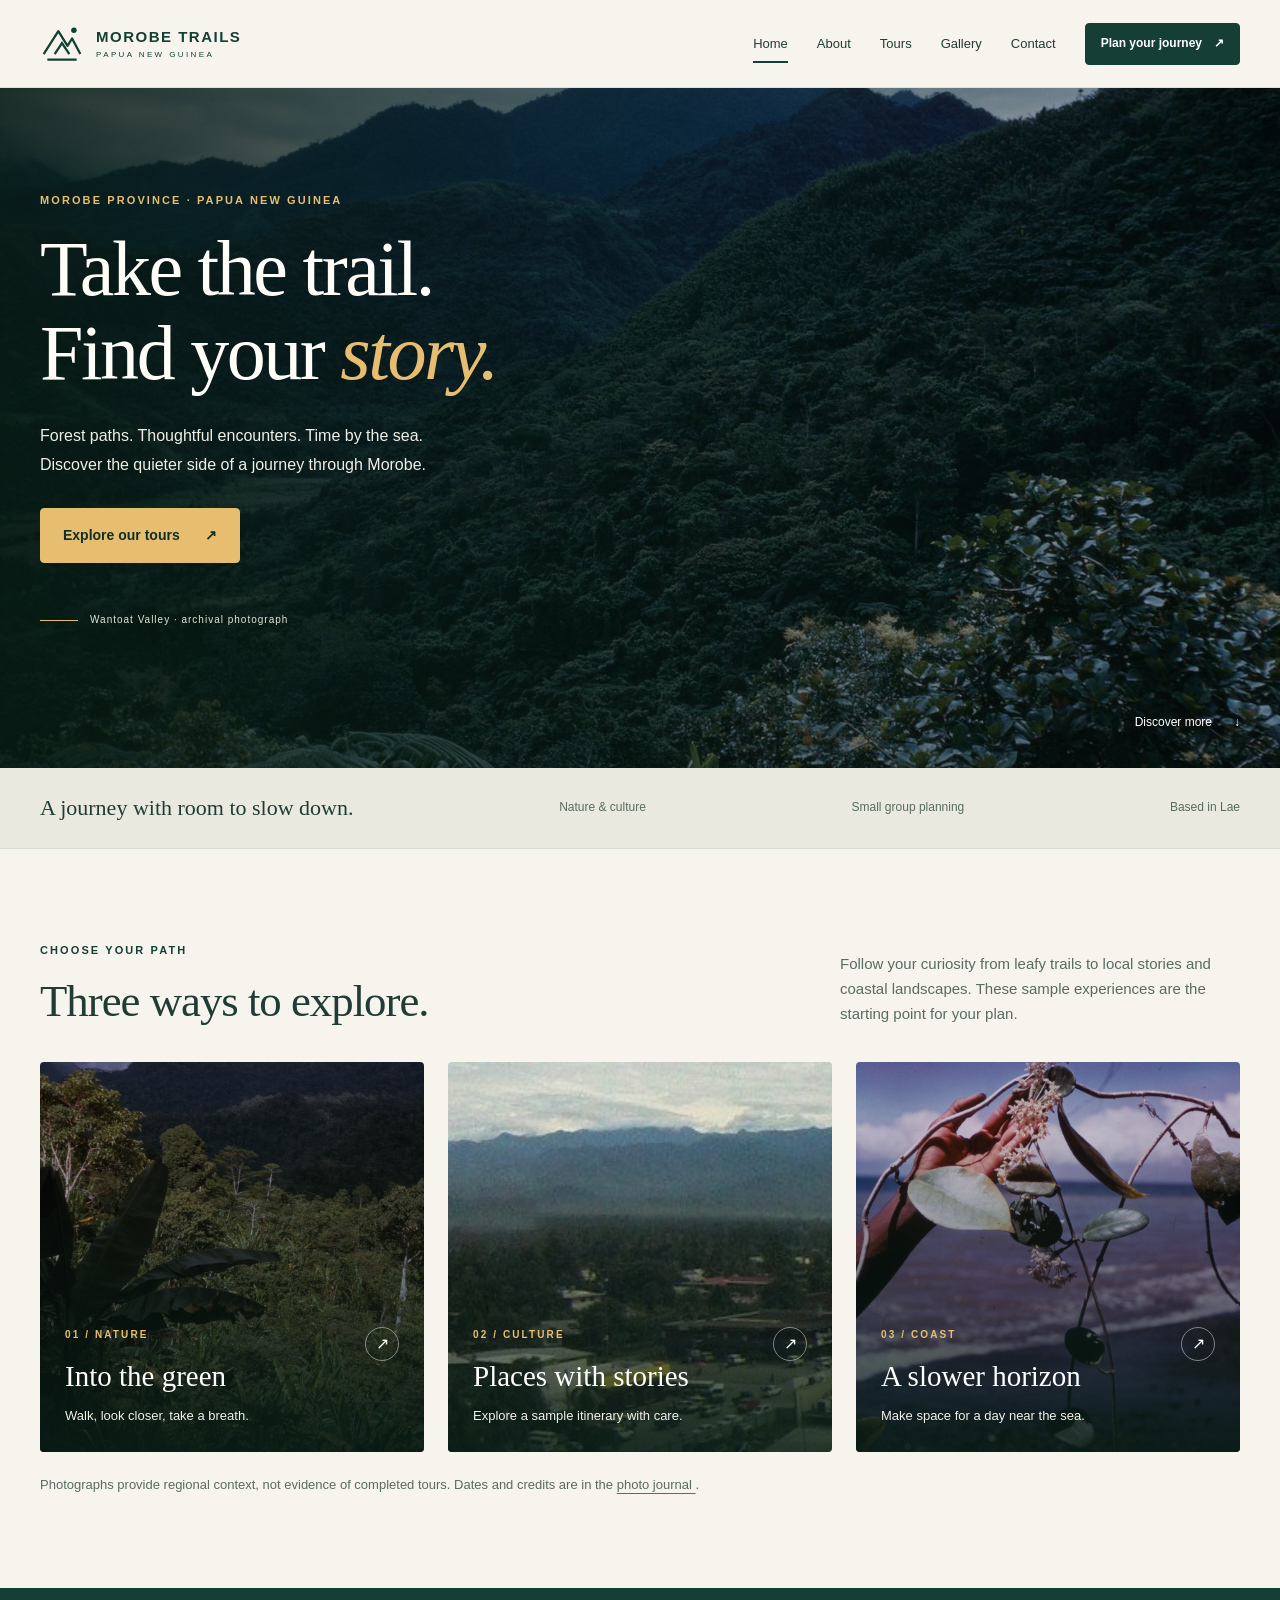
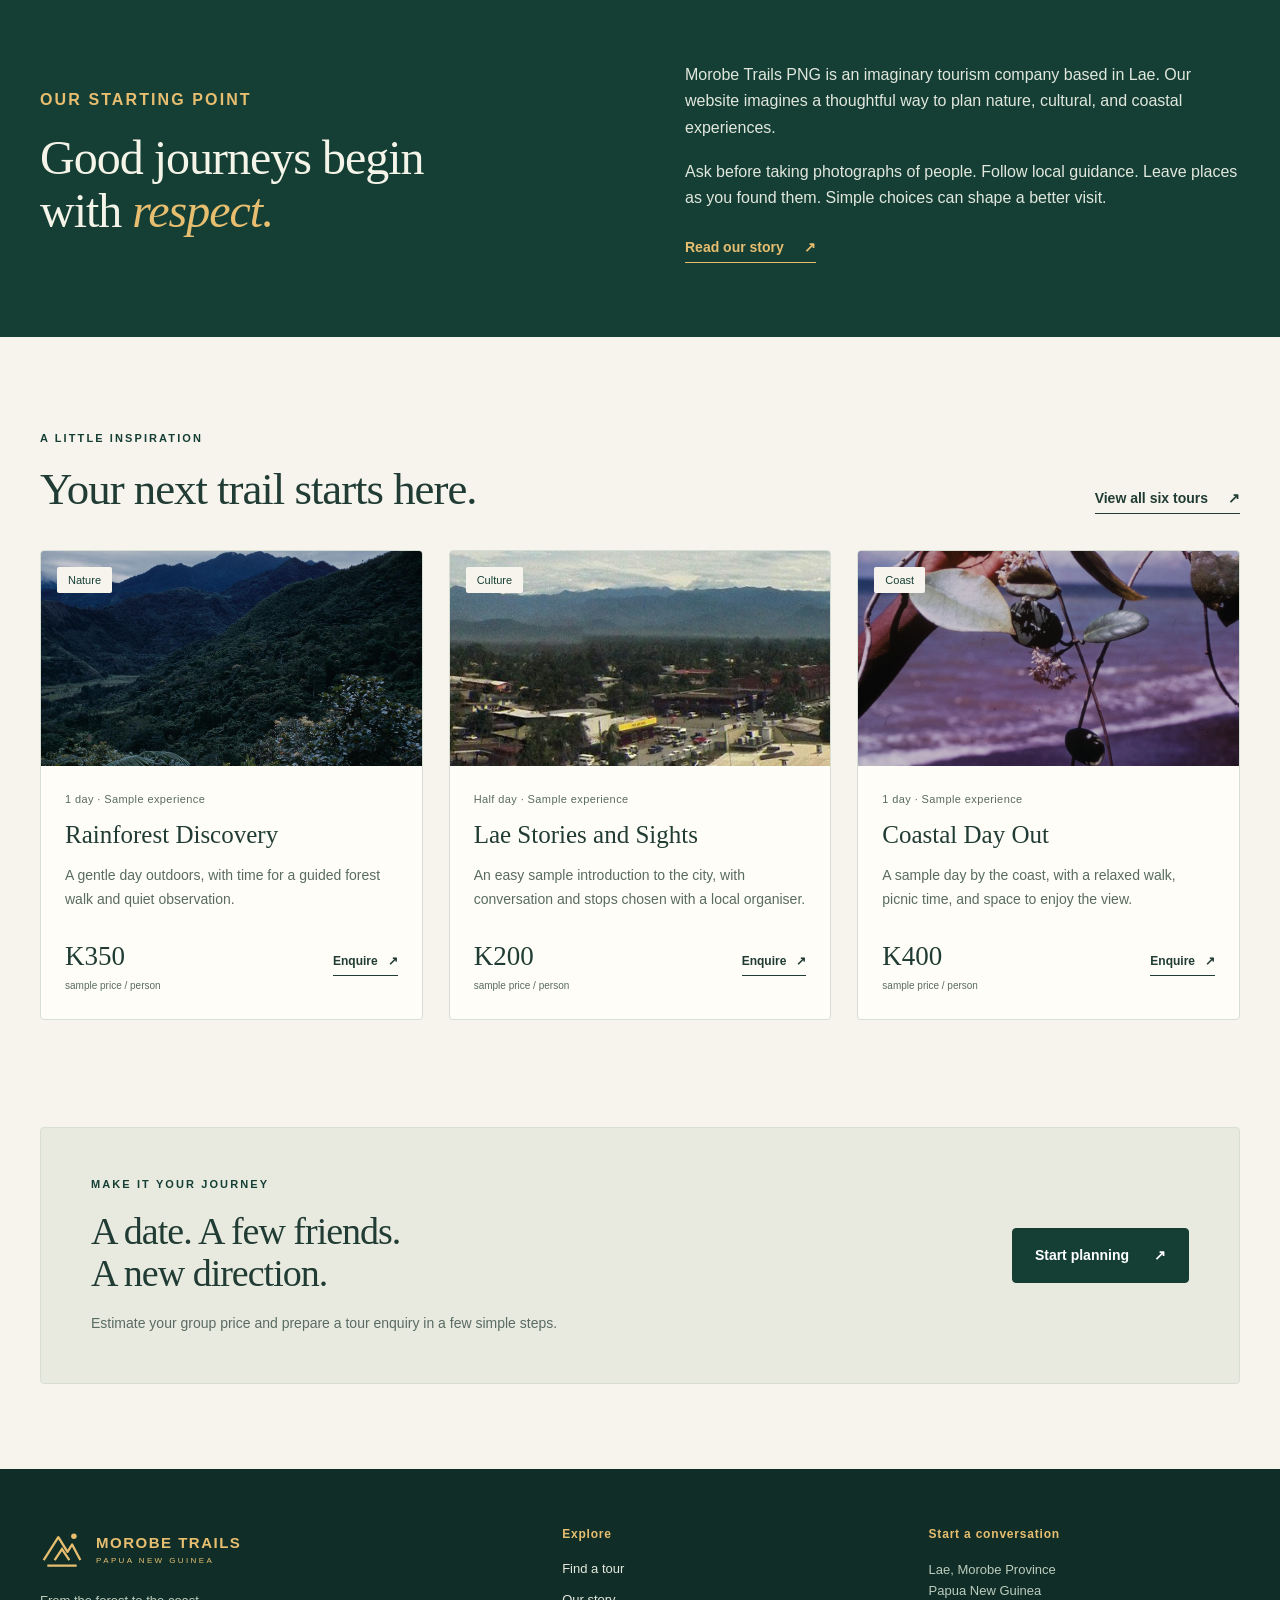
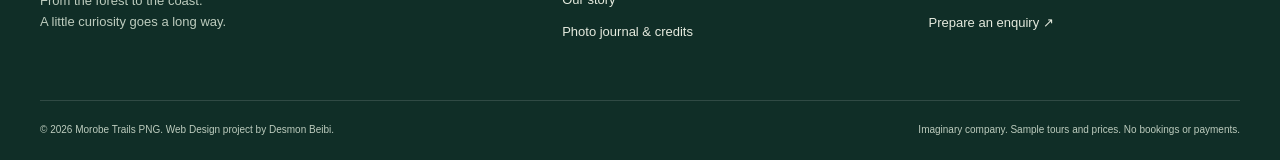
<file: index.html>
<!DOCTYPE html>
<html lang="en">
  <head>
    <meta charset="utf-8">
    <meta name="viewport" content="width=device-width, initial-scale=1">
    <meta name="description" content="Explore the fictional tour concepts of Morobe Trails PNG, a Lae-based tourism company created for a Web Design project.">
    <title>
      Home | Morobe Trails PNG
    </title>
    <link rel="icon" href="assets/images/favicon.svg" type="image/svg+xml">
    <link rel="stylesheet" href="assets/css/style.css">
    <script defer src="assets/js/tours.js">
    </script>
    <script defer src="assets/js/core.js">
    </script>
    <script defer src="assets/js/main.js">
    </script>
  </head>
  <body>
    <a class="skip-link" href="#main">
      Skip to content
    </a>
    <header class="site-header">
      <div class="container header-inner">
        <a class="brand" href="index.html" aria-label="Morobe Trails PNG home">
          <svg viewBox="0 0 48 48" fill="none" aria-hidden="true">
            <path d="M4 35 20 10l10 16 5-8 9 17" stroke="currentColor" stroke-width="2.5" stroke-linejoin="round"/>
            <path d="m16 35 8-12 8 12M8 41h32" stroke="currentColor" stroke-width="2.5"/>
            <circle cx="37" cy="9" r="3" fill="currentColor"/>
          </svg>
          <span>
            MOROBE TRAILS
            <small>
              PAPUA NEW GUINEA
            </small>
          </span>
        </a>
        <button class="menu-toggle" type="button" aria-expanded="false" aria-controls="site-nav" hidden>
          Menu
          <span aria-hidden="true">
            ☰
          </span>
        </button>
        <nav id="site-nav" class="site-nav" aria-label="Main navigation">
          <a href="index.html" aria-current="page">
            Home
          </a>
          <a href="about.html">
            About
          </a>
          <a href="tours.html">
            Tours
          </a>
          <a href="gallery.html">
            Gallery
          </a>
          <a href="contact.html">
            Contact
          </a>
          <a class="button small nav-cta" href="contact.html">
            Plan your journey
            <span aria-hidden="true">
              ↗
            </span>
          </a>
        </nav>
      </div>
    </header>
    <main id="main">
      <section class="hero">
        <img class="hero-image" src="assets/images/wantoat-rainforest.jpg" alt="Archival view of rainforest-covered mountains in Wantoat Valley, Papua New Guinea" fetchpriority="high" width="1500" height="1000">
        <div class="hero-shade">
        </div>
        <div class="container hero-content">
          <p class="eyebrow light">
            MOROBE PROVINCE · PAPUA NEW GUINEA
          </p>
          <h1>
            Take the trail.
            <br>
            Find your
            <em>
              story.
            </em>
          </h1>
          <p class="hero-intro">
            Forest paths. Thoughtful encounters. Time by the sea.
            <br>
            Discover the quieter side of a journey through Morobe.
          </p>
          <a class="button gold" href="tours.html">
            Explore our tours
            <span aria-hidden="true">
              ↗
            </span>
          </a>
          <div class="hero-caption">
            <span class="line">
            </span>
            Wantoat Valley · archival photograph
          </div>
        </div>
        <a class="hero-scroll" href="#discover">
          Discover more
          <span aria-hidden="true">
            ↓
          </span>
        </a>
      </section>
      <section class="intro-strip">
        <div class="container intro-strip-inner">
          <p>
            A journey with room to slow down.
          </p>
          <span>
            Nature &amp; culture
          </span>
          <span>
            Small group planning
          </span>
          <span>
            Based in Lae
          </span>
        </div>
      </section>
      <section id="discover" class="section container">
        <div class="section-heading">
          <div>
            <p class="eyebrow">
              CHOOSE YOUR PATH
            </p>
            <h2>
              Three ways to explore.
            </h2>
          </div>
          <p>
            Follow your curiosity from leafy trails to local stories and coastal landscapes. These sample experiences are the starting point for your plan.
          </p>
        </div>
        <div class="experience-grid">
          <a class="experience-card" href="tours.html?category=Nature">
            <img src="assets/images/saruwaged-forest.jpg" alt="Archival forest and mountain view in the Saruwaged Range" loading="lazy" width="1500" height="1000">
            <div>
              <span class="eyebrow light">
                01 / NATURE
              </span>
              <h3>
                Into the green
              </h3>
              <p>
                Walk, look closer, take a breath.
              </p>
              <span class="circle-arrow" aria-hidden="true">
                ↗
              </span>
            </div>
          </a>
          <a class="experience-card" href="tours.html?category=Culture">
            <img src="assets/images/lae-city.jpg" alt="Panoramic view of Lae city, photographed in 2014" loading="lazy" width="1500" height="1000">
            <div>
              <span class="eyebrow light">
                02 / CULTURE
              </span>
              <h3>
                Places with stories
              </h3>
              <p>
                Explore a sample itinerary with care.
              </p>
              <span class="circle-arrow" aria-hidden="true">
                ↗
              </span>
            </div>
          </a>
          <a class="experience-card" href="tours.html?category=Coast">
            <img src="assets/images/lae-coast.jpg" alt="Archival photograph recorded in Lae, Papua New Guinea" loading="lazy" width="1500" height="1000">
            <div>
              <span class="eyebrow light">
                03 / COAST
              </span>
              <h3>
                A slower horizon
              </h3>
              <p>
                Make space for a day near the sea.
              </p>
              <span class="circle-arrow" aria-hidden="true">
                ↗
              </span>
            </div>
          </a>
        </div>
        <p class="image-note">
          Photographs provide regional context, not evidence of completed tours. Dates and credits are in the
          <a href="gallery.html#credits">
            photo journal
          </a>
          .
        </p>
      </section>
      <section class="story-band">
        <div class="container story-grid">
          <div>
            <p class="eyebrow light">
              OUR STARTING POINT
            </p>
            <h2>
              Good journeys begin
              <br>
              with
              <em>
                respect.
              </em>
            </h2>
          </div>
          <div>
            <p>
              Morobe Trails PNG is an imaginary tourism company based in Lae. Our website imagines a thoughtful way to plan nature, cultural, and coastal experiences.
            </p>
            <p>
              Ask before taking photographs of people. Follow local guidance. Leave places as you found them. Simple choices can shape a better visit.
            </p>
            <a class="text-link light" href="about.html">
              Read our story
              <span aria-hidden="true">
                ↗
              </span>
            </a>
          </div>
        </div>
      </section>
      <section class="section container">
        <div class="section-heading">
          <div>
            <p class="eyebrow">
              A LITTLE INSPIRATION
            </p>
            <h2>
              Your next trail starts here.
            </h2>
          </div>
          <a class="text-link" href="tours.html">
            View all six tours
            <span aria-hidden="true">
              ↗
            </span>
          </a>
        </div>
        <div class="tour-grid" id="featured-tours">
        </div>
        <noscript>
          <p>
            Enable JavaScript to view the interactive tour cards and planning tools. You can still browse our story and photo journal.
          </p>
        </noscript>
      </section>
      <section class="cta-panel container">
        <div>
          <p class="eyebrow">
            MAKE IT YOUR JOURNEY
          </p>
          <h2>
            A date. A few friends.
            <br>
            A new direction.
          </h2>
          <p>
            Estimate your group price and prepare a tour enquiry in a few simple steps.
          </p>
        </div>
        <a class="button" href="tours.html#calculator">
          Start planning
          <span aria-hidden="true">
            ↗
          </span>
        </a>
      </section>
    </main>
    <footer class="site-footer">
      <div class="container footer-grid">
        <div>
          <a class="brand" href="index.html">
            <svg viewBox="0 0 48 48" fill="none" aria-hidden="true">
              <path d="M4 35 20 10l10 16 5-8 9 17" stroke="currentColor" stroke-width="2.5" stroke-linejoin="round"/>
              <path d="m16 35 8-12 8 12M8 41h32" stroke="currentColor" stroke-width="2.5"/>
              <circle cx="37" cy="9" r="3" fill="currentColor"/>
            </svg>
            <span>
              MOROBE TRAILS
              <small>
                PAPUA NEW GUINEA
              </small>
            </span>
          </a>
          <p>
            From the forest to the coast.
            <br>
            A little curiosity goes a long way.
          </p>
        </div>
        <div>
          <h2>
            Explore
          </h2>
          <a href="tours.html">
            Find a tour
          </a>
          <a href="about.html">
            Our story
          </a>
          <a href="gallery.html">
            Photo journal &amp; credits
          </a>
        </div>
        <div>
          <h2>
            Start a conversation
          </h2>
          <p>
            Lae, Morobe Province
            <br>
            Papua New Guinea
          </p>
          <a href="contact.html">
            Prepare an enquiry
            <span aria-hidden="true">
              ↗
            </span>
          </a>
        </div>
      </div>
      <div class="container footer-bottom">
        <p>
          © 2026 Morobe Trails PNG. Web Design project by Desmon Beibi.
        </p>
        <p>
          Imaginary company. Sample tours and prices. No bookings or payments.
        </p>
      </div>
    </footer>
  </body>
</html>
</file>
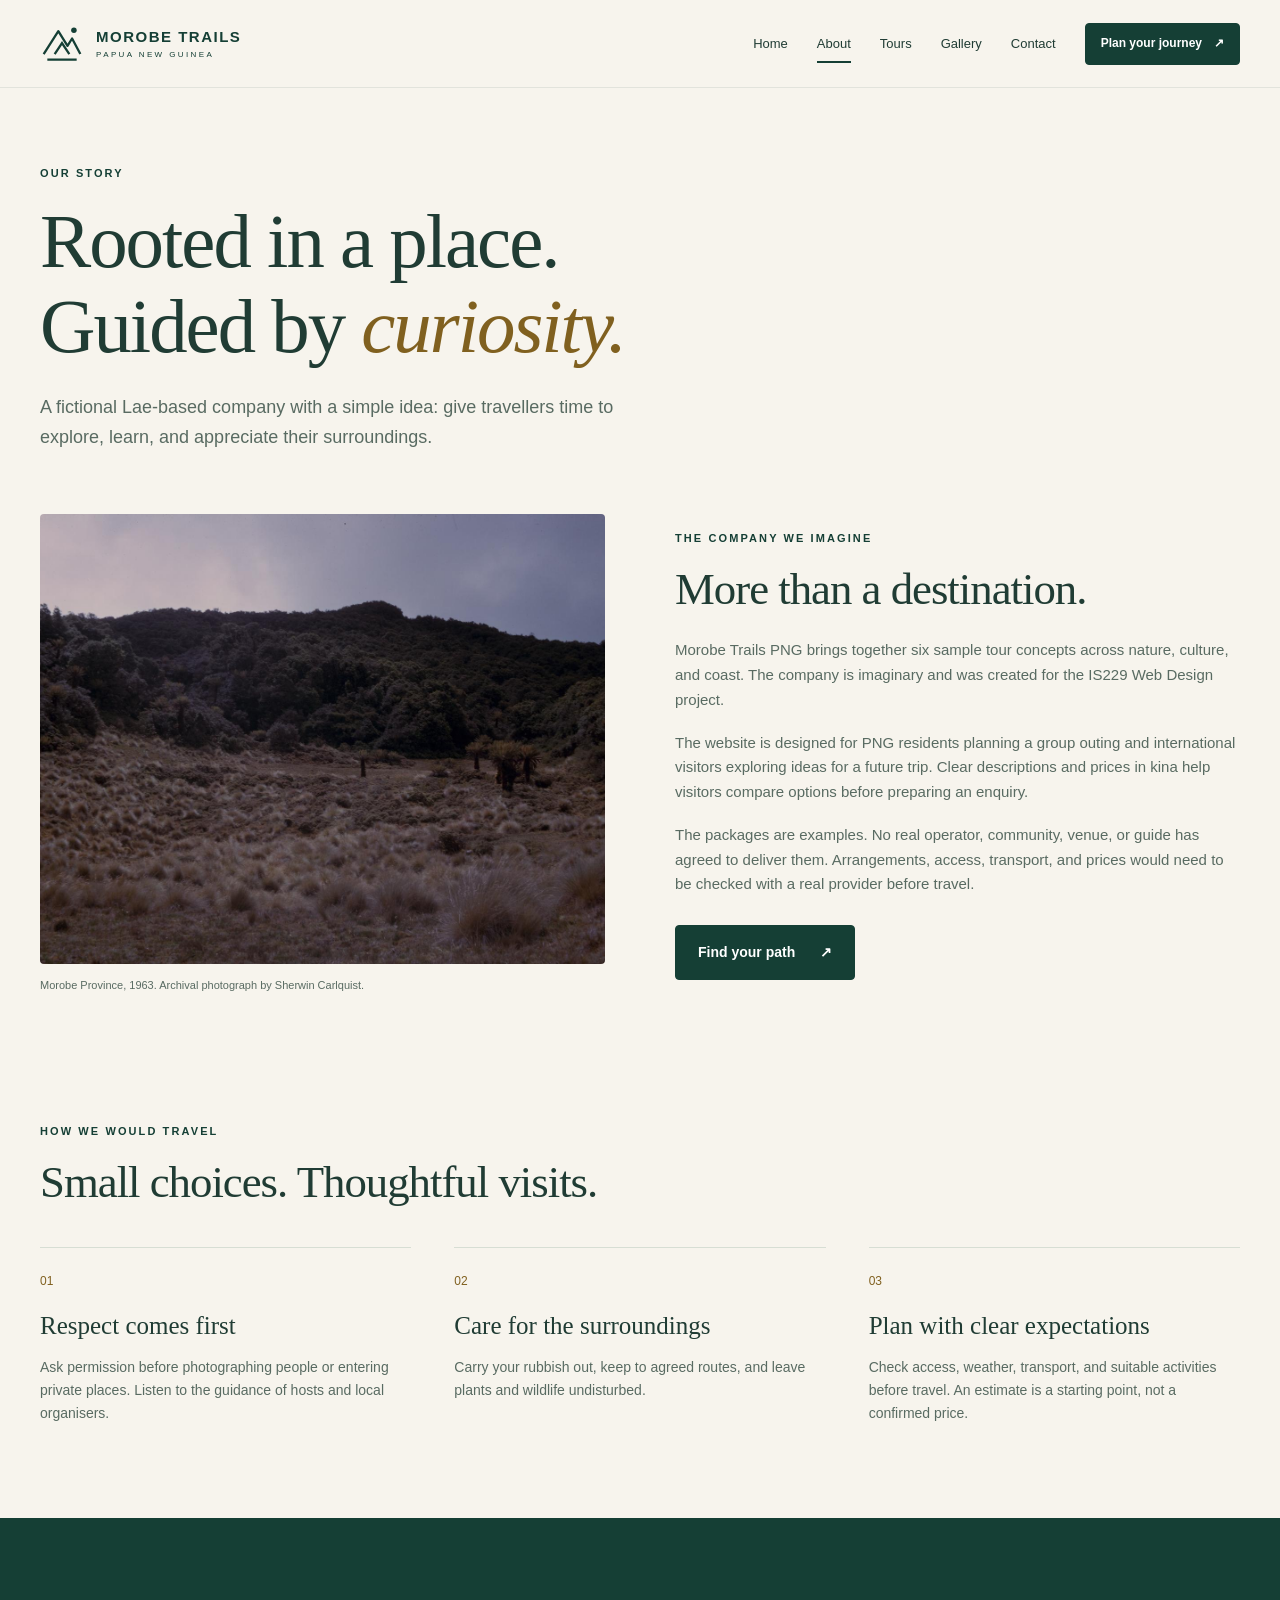
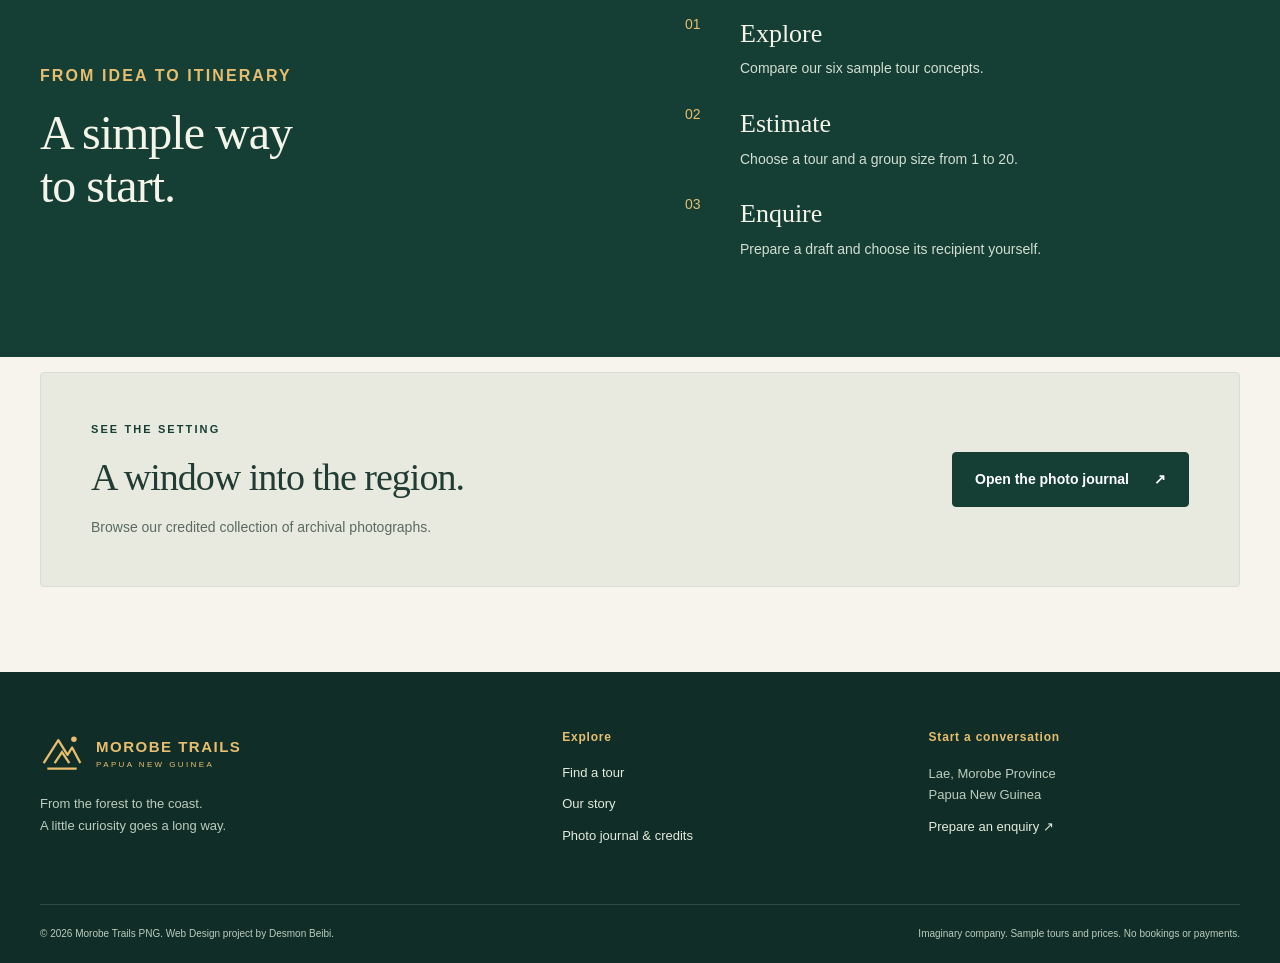
<file: about.html>
<!DOCTYPE html>
<html lang="en">
  <head>
    <meta charset="utf-8">
    <meta name="viewport" content="width=device-width, initial-scale=1">
    <meta name="description" content="Explore the fictional tour concepts of Morobe Trails PNG, a Lae-based tourism company created for a Web Design project.">
    <title>
      Our story | Morobe Trails PNG
    </title>
    <link rel="icon" href="assets/images/favicon.svg" type="image/svg+xml">
    <link rel="stylesheet" href="assets/css/style.css">
    <script defer src="assets/js/tours.js">
    </script>
    <script defer src="assets/js/core.js">
    </script>
    <script defer src="assets/js/main.js">
    </script>
  </head>
  <body>
    <a class="skip-link" href="#main">
      Skip to content
    </a>
    <header class="site-header">
      <div class="container header-inner">
        <a class="brand" href="index.html" aria-label="Morobe Trails PNG home">
          <svg viewBox="0 0 48 48" fill="none" aria-hidden="true">
            <path d="M4 35 20 10l10 16 5-8 9 17" stroke="currentColor" stroke-width="2.5" stroke-linejoin="round"/>
            <path d="m16 35 8-12 8 12M8 41h32" stroke="currentColor" stroke-width="2.5"/>
            <circle cx="37" cy="9" r="3" fill="currentColor"/>
          </svg>
          <span>
            MOROBE TRAILS
            <small>
              PAPUA NEW GUINEA
            </small>
          </span>
        </a>
        <button class="menu-toggle" type="button" aria-expanded="false" aria-controls="site-nav" hidden>
          Menu
          <span aria-hidden="true">
            ☰
          </span>
        </button>
        <nav id="site-nav" class="site-nav" aria-label="Main navigation">
          <a href="index.html">
            Home
          </a>
          <a href="about.html" aria-current="page">
            About
          </a>
          <a href="tours.html">
            Tours
          </a>
          <a href="gallery.html">
            Gallery
          </a>
          <a href="contact.html">
            Contact
          </a>
          <a class="button small nav-cta" href="contact.html">
            Plan your journey
            <span aria-hidden="true">
              ↗
            </span>
          </a>
        </nav>
      </div>
    </header>
    <main id="main">
      <section class="page-intro container">
        <p class="eyebrow">
          OUR STORY
        </p>
        <h1>
          Rooted in a place.
          <br>
          Guided by
          <em>
            curiosity.
          </em>
        </h1>
        <p class="lead">
          A fictional Lae-based company with a simple idea: give travellers time to explore, learn, and appreciate their surroundings.
        </p>
      </section>
      <section class="container split-section">
        <figure class="editorial-photo">
          <img src="assets/images/morobe-landscape.jpg" alt="Archival photograph of a grassy, forested landscape in Morobe Province" width="1500" height="1000">
          <figcaption>
            Morobe Province, 1963. Archival photograph by Sherwin Carlquist.
          </figcaption>
        </figure>
        <div class="prose">
          <p class="eyebrow">
            THE COMPANY WE IMAGINE
          </p>
          <h2>
            More than a destination.
          </h2>
          <p>
            Morobe Trails PNG brings together six sample tour concepts across nature, culture, and coast. The company is imaginary and was created for the IS229 Web Design project.
          </p>
          <p>
            The website is designed for PNG residents planning a group outing and international visitors exploring ideas for a future trip. Clear descriptions and prices in kina help visitors compare options before preparing an enquiry.
          </p>
          <p>
            The packages are examples. No real operator, community, venue, or guide has agreed to deliver them. Arrangements, access, transport, and prices would need to be checked with a real provider before travel.
          </p>
          <a class="button" href="tours.html">
            Find your path
            <span aria-hidden="true">
              ↗
            </span>
          </a>
        </div>
      </section>
      <section class="section container">
        <p class="eyebrow">
          HOW WE WOULD TRAVEL
        </p>
        <h2>
          Small choices. Thoughtful visits.
        </h2>
        <div class="principle-grid">
          <article>
            <span class="number">
              01
            </span>
            <h3>
              Respect comes first
            </h3>
            <p>
              Ask permission before photographing people or entering private places. Listen to the guidance of hosts and local organisers.
            </p>
          </article>
          <article>
            <span class="number">
              02
            </span>
            <h3>
              Care for the surroundings
            </h3>
            <p>
              Carry your rubbish out, keep to agreed routes, and leave plants and wildlife undisturbed.
            </p>
          </article>
          <article>
            <span class="number">
              03
            </span>
            <h3>
              Plan with clear expectations
            </h3>
            <p>
              Check access, weather, transport, and suitable activities before travel. An estimate is a starting point, not a confirmed price.
            </p>
          </article>
        </div>
      </section>
      <section class="story-band">
        <div class="container story-grid">
          <div>
            <p class="eyebrow light">
              FROM IDEA TO ITINERARY
            </p>
            <h2>
              A simple way
              <br>
              to start.
            </h2>
          </div>
          <ol class="steps">
            <li>
              <strong>
                Explore
              </strong>
              <span>
                Compare our six sample tour concepts.
              </span>
            </li>
            <li>
              <strong>
                Estimate
              </strong>
              <span>
                Choose a tour and a group size from 1 to 20.
              </span>
            </li>
            <li>
              <strong>
                Enquire
              </strong>
              <span>
                Prepare a draft and choose its recipient yourself.
              </span>
            </li>
          </ol>
        </div>
      </section>
      <section class="cta-panel container">
        <div>
          <p class="eyebrow">
            SEE THE SETTING
          </p>
          <h2>
            A window into the region.
          </h2>
          <p>
            Browse our credited collection of archival photographs.
          </p>
        </div>
        <a class="button" href="gallery.html">
          Open the photo journal
          <span aria-hidden="true">
            ↗
          </span>
        </a>
      </section>
    </main>
    <footer class="site-footer">
      <div class="container footer-grid">
        <div>
          <a class="brand" href="index.html">
            <svg viewBox="0 0 48 48" fill="none" aria-hidden="true">
              <path d="M4 35 20 10l10 16 5-8 9 17" stroke="currentColor" stroke-width="2.5" stroke-linejoin="round"/>
              <path d="m16 35 8-12 8 12M8 41h32" stroke="currentColor" stroke-width="2.5"/>
              <circle cx="37" cy="9" r="3" fill="currentColor"/>
            </svg>
            <span>
              MOROBE TRAILS
              <small>
                PAPUA NEW GUINEA
              </small>
            </span>
          </a>
          <p>
            From the forest to the coast.
            <br>
            A little curiosity goes a long way.
          </p>
        </div>
        <div>
          <h2>
            Explore
          </h2>
          <a href="tours.html">
            Find a tour
          </a>
          <a href="about.html">
            Our story
          </a>
          <a href="gallery.html">
            Photo journal &amp; credits
          </a>
        </div>
        <div>
          <h2>
            Start a conversation
          </h2>
          <p>
            Lae, Morobe Province
            <br>
            Papua New Guinea
          </p>
          <a href="contact.html">
            Prepare an enquiry
            <span aria-hidden="true">
              ↗
            </span>
          </a>
        </div>
      </div>
      <div class="container footer-bottom">
        <p>
          © 2026 Morobe Trails PNG. Web Design project by Desmon Beibi.
        </p>
        <p>
          Imaginary company. Sample tours and prices. No bookings or payments.
        </p>
      </div>
    </footer>
  </body>
</html>
</file>
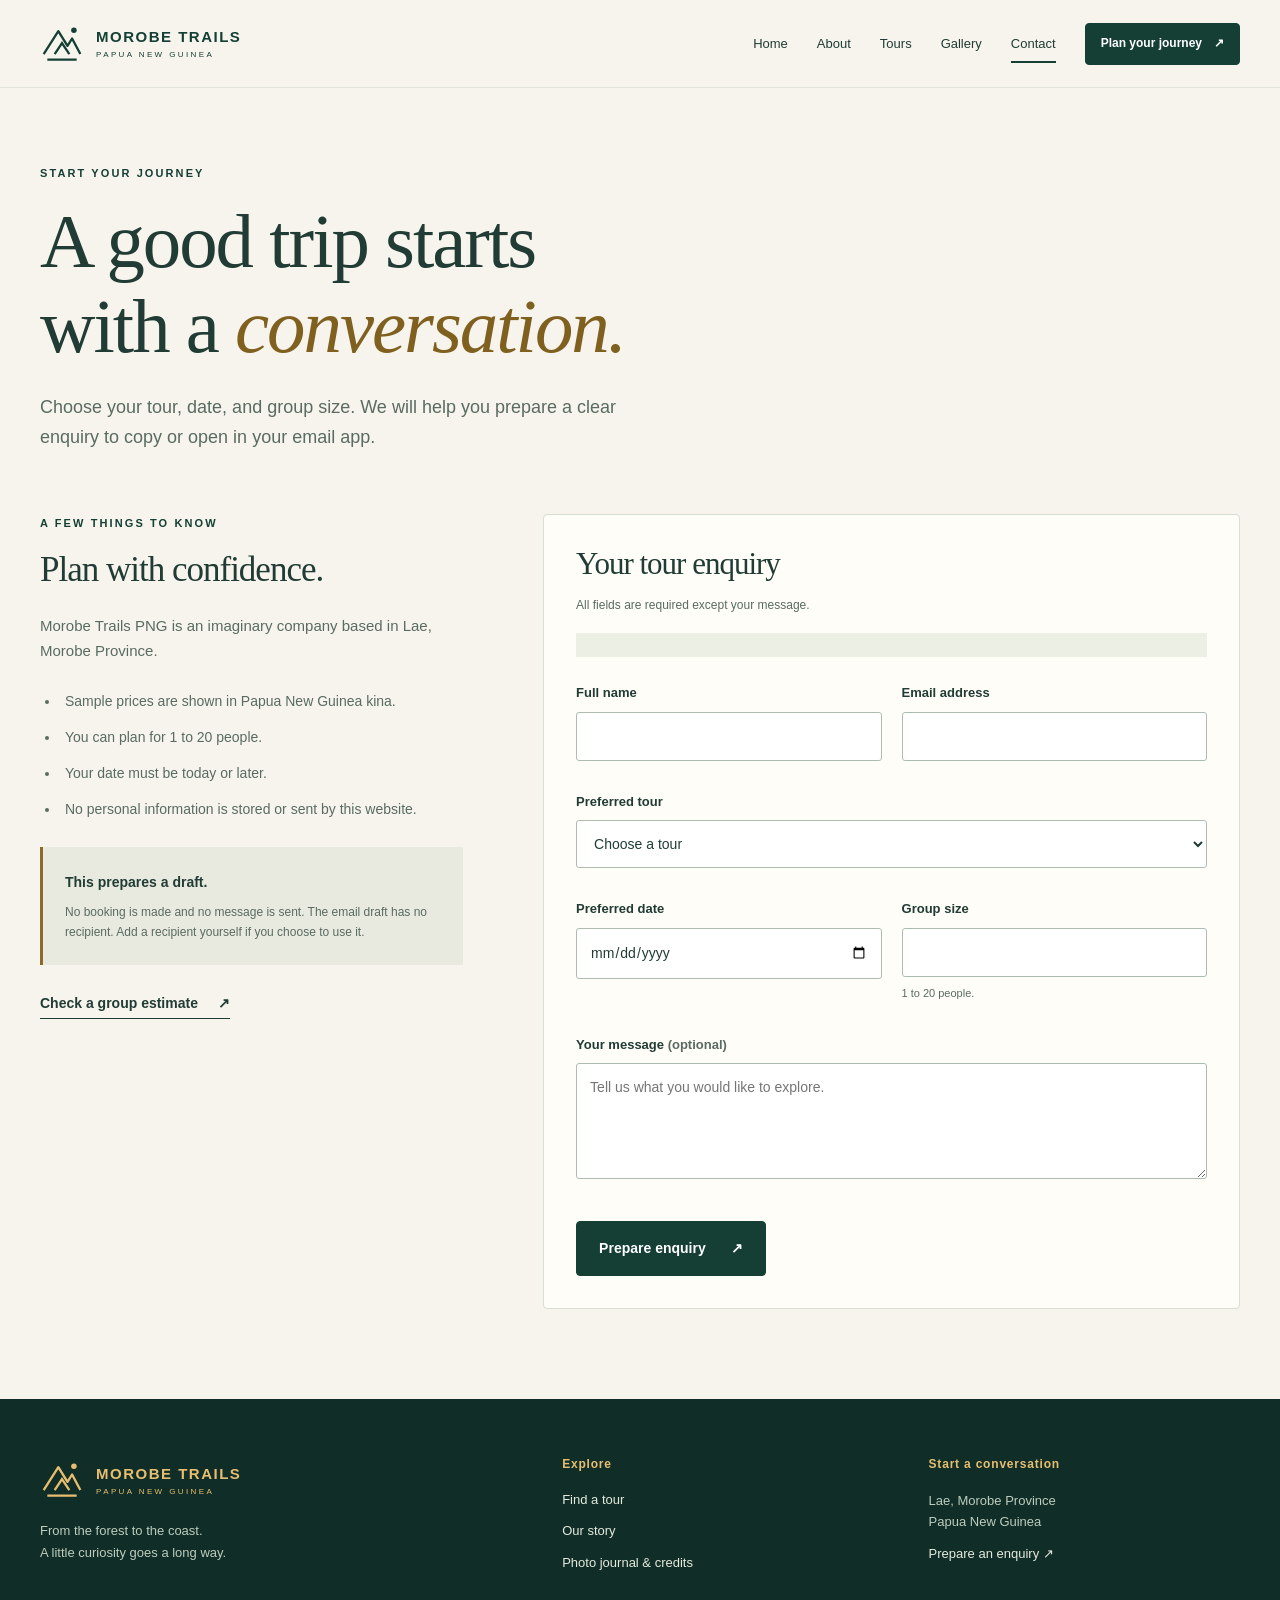
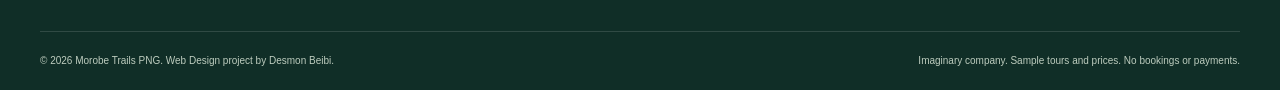
<file: contact.html>
<!DOCTYPE html>
<html lang="en">
  <head>
    <meta charset="utf-8">
    <meta name="viewport" content="width=device-width, initial-scale=1">
    <meta name="description" content="Explore the fictional tour concepts of Morobe Trails PNG, a Lae-based tourism company created for a Web Design project.">
    <title>
      Plan your journey | Morobe Trails PNG
    </title>
    <link rel="icon" href="assets/images/favicon.svg" type="image/svg+xml">
    <link rel="stylesheet" href="assets/css/style.css">
    <script defer src="assets/js/tours.js">
    </script>
    <script defer src="assets/js/core.js">
    </script>
    <script defer src="assets/js/main.js">
    </script>
  </head>
  <body>
    <a class="skip-link" href="#main">
      Skip to content
    </a>
    <header class="site-header">
      <div class="container header-inner">
        <a class="brand" href="index.html" aria-label="Morobe Trails PNG home">
          <svg viewBox="0 0 48 48" fill="none" aria-hidden="true">
            <path d="M4 35 20 10l10 16 5-8 9 17" stroke="currentColor" stroke-width="2.5" stroke-linejoin="round"/>
            <path d="m16 35 8-12 8 12M8 41h32" stroke="currentColor" stroke-width="2.5"/>
            <circle cx="37" cy="9" r="3" fill="currentColor"/>
          </svg>
          <span>
            MOROBE TRAILS
            <small>
              PAPUA NEW GUINEA
            </small>
          </span>
        </a>
        <button class="menu-toggle" type="button" aria-expanded="false" aria-controls="site-nav" hidden>
          Menu
          <span aria-hidden="true">
            ☰
          </span>
        </button>
        <nav id="site-nav" class="site-nav" aria-label="Main navigation">
          <a href="index.html">
            Home
          </a>
          <a href="about.html">
            About
          </a>
          <a href="tours.html">
            Tours
          </a>
          <a href="gallery.html">
            Gallery
          </a>
          <a href="contact.html" aria-current="page">
            Contact
          </a>
          <a class="button small nav-cta" href="contact.html">
            Plan your journey
            <span aria-hidden="true">
              ↗
            </span>
          </a>
        </nav>
      </div>
    </header>
    <main id="main">
      <section class="page-intro container">
        <p class="eyebrow">
          START YOUR JOURNEY
        </p>
        <h1>
          A good trip starts
          <br>
          with a
          <em>
            conversation.
          </em>
        </h1>
        <p class="lead">
          Choose your tour, date, and group size. We will help you prepare a clear enquiry to copy or open in your email app.
        </p>
      </section>
      <section class="container contact-grid">
        <aside class="contact-aside">
          <p class="eyebrow">
            A FEW THINGS TO KNOW
          </p>
          <h2>
            Plan with confidence.
          </h2>
          <p>
            Morobe Trails PNG is an imaginary company based in Lae, Morobe Province.
          </p>
          <ul class="check-list">
            <li>
              Sample prices are shown in Papua New Guinea kina.
            </li>
            <li>
              You can plan for 1 to 20 people.
            </li>
            <li>
              Your date must be today or later.
            </li>
            <li>
              No personal information is stored or sent by this website.
            </li>
          </ul>
          <div class="notice">
            <strong>
              This prepares a draft.
            </strong>
            <p>
              No booking is made and no message is sent. The email draft has no recipient. Add a recipient yourself if you choose to use it.
            </p>
          </div>
          <a class="text-link" href="tours.html#calculator">
            Check a group estimate
            <span aria-hidden="true">
              ↗
            </span>
          </a>
        </aside>
        <div class="contact-form-wrap">
          <form id="enquiry-form" novalidate>
            <h2>
              Your tour enquiry
            </h2>
            <p class="muted">
              All fields are required except your message.
            </p>
            <p id="form-status" class="form-status" role="status" aria-live="polite">
            </p>
            <div class="form-grid">
              <div class="field">
                <label for="enquiry-name">
                  Full name
                </label>
                <input id="enquiry-name" name="name" autocomplete="name" maxlength="80" required aria-describedby="error-name">
                <p id="error-name" class="field-error">
                </p>
              </div>
              <div class="field">
                <label for="enquiry-email">
                  Email address
                </label>
                <input id="enquiry-email" name="email" type="email" autocomplete="email" maxlength="254" required aria-describedby="error-email">
                <p id="error-email" class="field-error">
                </p>
              </div>
              <div class="field full">
                <label for="enquiry-tour">
                  Preferred tour
                </label>
                <select id="enquiry-tour" name="tour" required aria-describedby="error-tour">
                  <option value="">
                    Choose a tour
                  </option>
                </select>
                <p id="error-tour" class="field-error">
                </p>
              </div>
              <div class="field">
                <label for="enquiry-date">
                  Preferred date
                </label>
                <input id="enquiry-date" name="date" type="date" required aria-describedby="error-date">
                <p id="error-date" class="field-error">
                </p>
              </div>
              <div class="field">
                <label for="enquiry-people">
                  Group size
                </label>
                <input id="enquiry-people" name="people" type="number" min="1" max="20" step="1" required aria-describedby="people-hint error-people">
                <p id="people-hint" class="field-hint">
                  1 to 20 people.
                </p>
                <p id="error-people" class="field-error">
                </p>
              </div>
              <div class="field full">
                <label for="enquiry-message">
                  Your message
                  <span class="muted">
                    (optional)
                  </span>
                </label>
                <textarea id="enquiry-message" name="message" rows="4" maxlength="1500" placeholder="Tell us what you would like to explore." aria-describedby="error-message"></textarea>
                <p id="error-message" class="field-error">
                </p>
              </div>
            </div>
            <button class="button" type="submit" disabled>
              Prepare enquiry
              <span aria-hidden="true">
                ↗
              </span>
            </button>
            <noscript>
              <p>
                JavaScript is required to validate and prepare your enquiry. No information is submitted without it.
              </p>
            </noscript>
          </form>
          <section id="enquiry-preview" class="enquiry-preview" hidden aria-labelledby="preview-heading">
            <p class="eyebrow">
              READY TO REVIEW
            </p>
            <h2 id="preview-heading">
              Your enquiry draft
            </h2>
            <p>
              No message has been sent and no booking is confirmed.
            </p>
            <label for="draft-text">
              Copyable enquiry message
            </label>
            <textarea id="draft-text" rows="12" readonly></textarea>
            <div class="draft-actions">
              <button id="copy-draft" class="button" type="button">
                Copy enquiry
              </button>
              <a id="email-draft" class="button secondary" href="mailto:">
                Open email draft
                <span aria-hidden="true">
                  ↗
                </span>
              </a>
            </div>
            <p class="field-hint">
              An email app is needed to open the draft. Add your chosen recipient before sending.
            </p>
            <p id="copy-status" role="status">
            </p>
          </section>
        </div>
      </section>
    </main>
    <footer class="site-footer">
      <div class="container footer-grid">
        <div>
          <a class="brand" href="index.html">
            <svg viewBox="0 0 48 48" fill="none" aria-hidden="true">
              <path d="M4 35 20 10l10 16 5-8 9 17" stroke="currentColor" stroke-width="2.5" stroke-linejoin="round"/>
              <path d="m16 35 8-12 8 12M8 41h32" stroke="currentColor" stroke-width="2.5"/>
              <circle cx="37" cy="9" r="3" fill="currentColor"/>
            </svg>
            <span>
              MOROBE TRAILS
              <small>
                PAPUA NEW GUINEA
              </small>
            </span>
          </a>
          <p>
            From the forest to the coast.
            <br>
            A little curiosity goes a long way.
          </p>
        </div>
        <div>
          <h2>
            Explore
          </h2>
          <a href="tours.html">
            Find a tour
          </a>
          <a href="about.html">
            Our story
          </a>
          <a href="gallery.html">
            Photo journal &amp; credits
          </a>
        </div>
        <div>
          <h2>
            Start a conversation
          </h2>
          <p>
            Lae, Morobe Province
            <br>
            Papua New Guinea
          </p>
          <a href="contact.html">
            Prepare an enquiry
            <span aria-hidden="true">
              ↗
            </span>
          </a>
        </div>
      </div>
      <div class="container footer-bottom">
        <p>
          © 2026 Morobe Trails PNG. Web Design project by Desmon Beibi.
        </p>
        <p>
          Imaginary company. Sample tours and prices. No bookings or payments.
        </p>
      </div>
    </footer>
  </body>
</html>
</file>
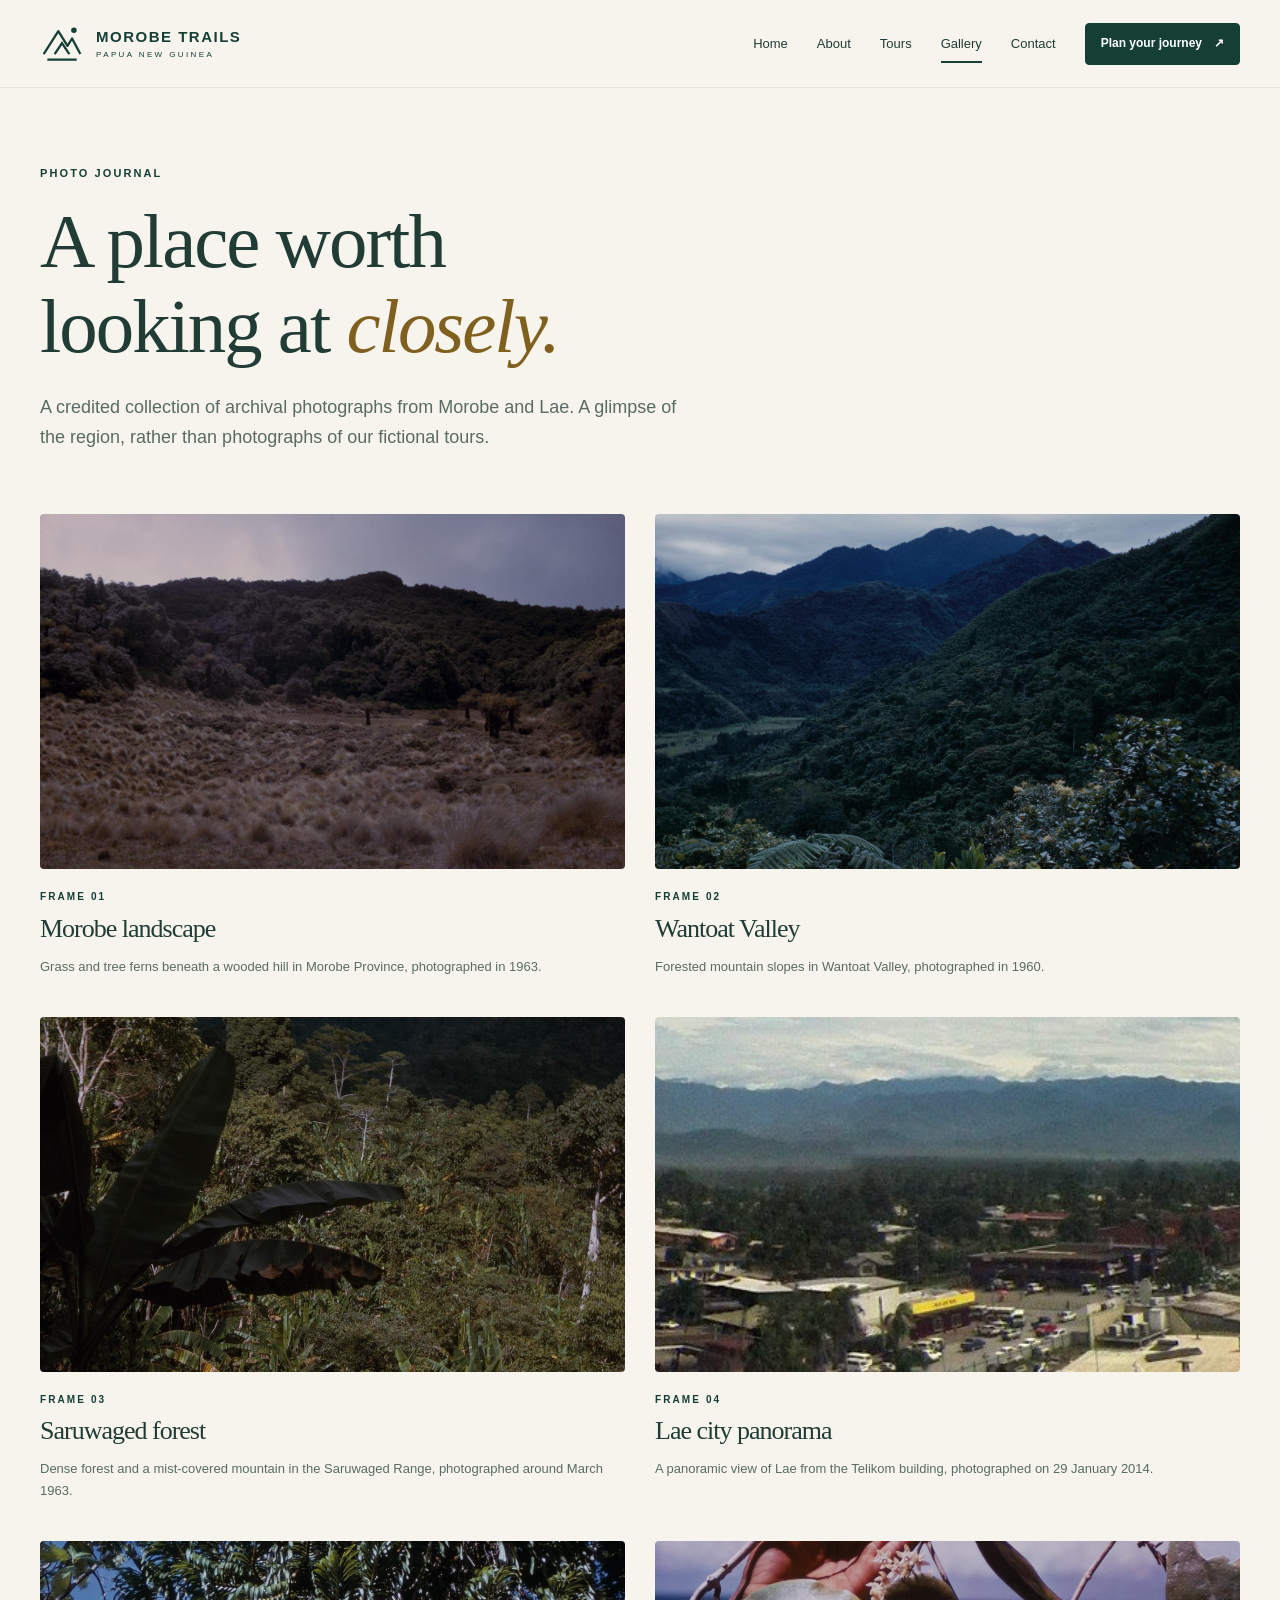
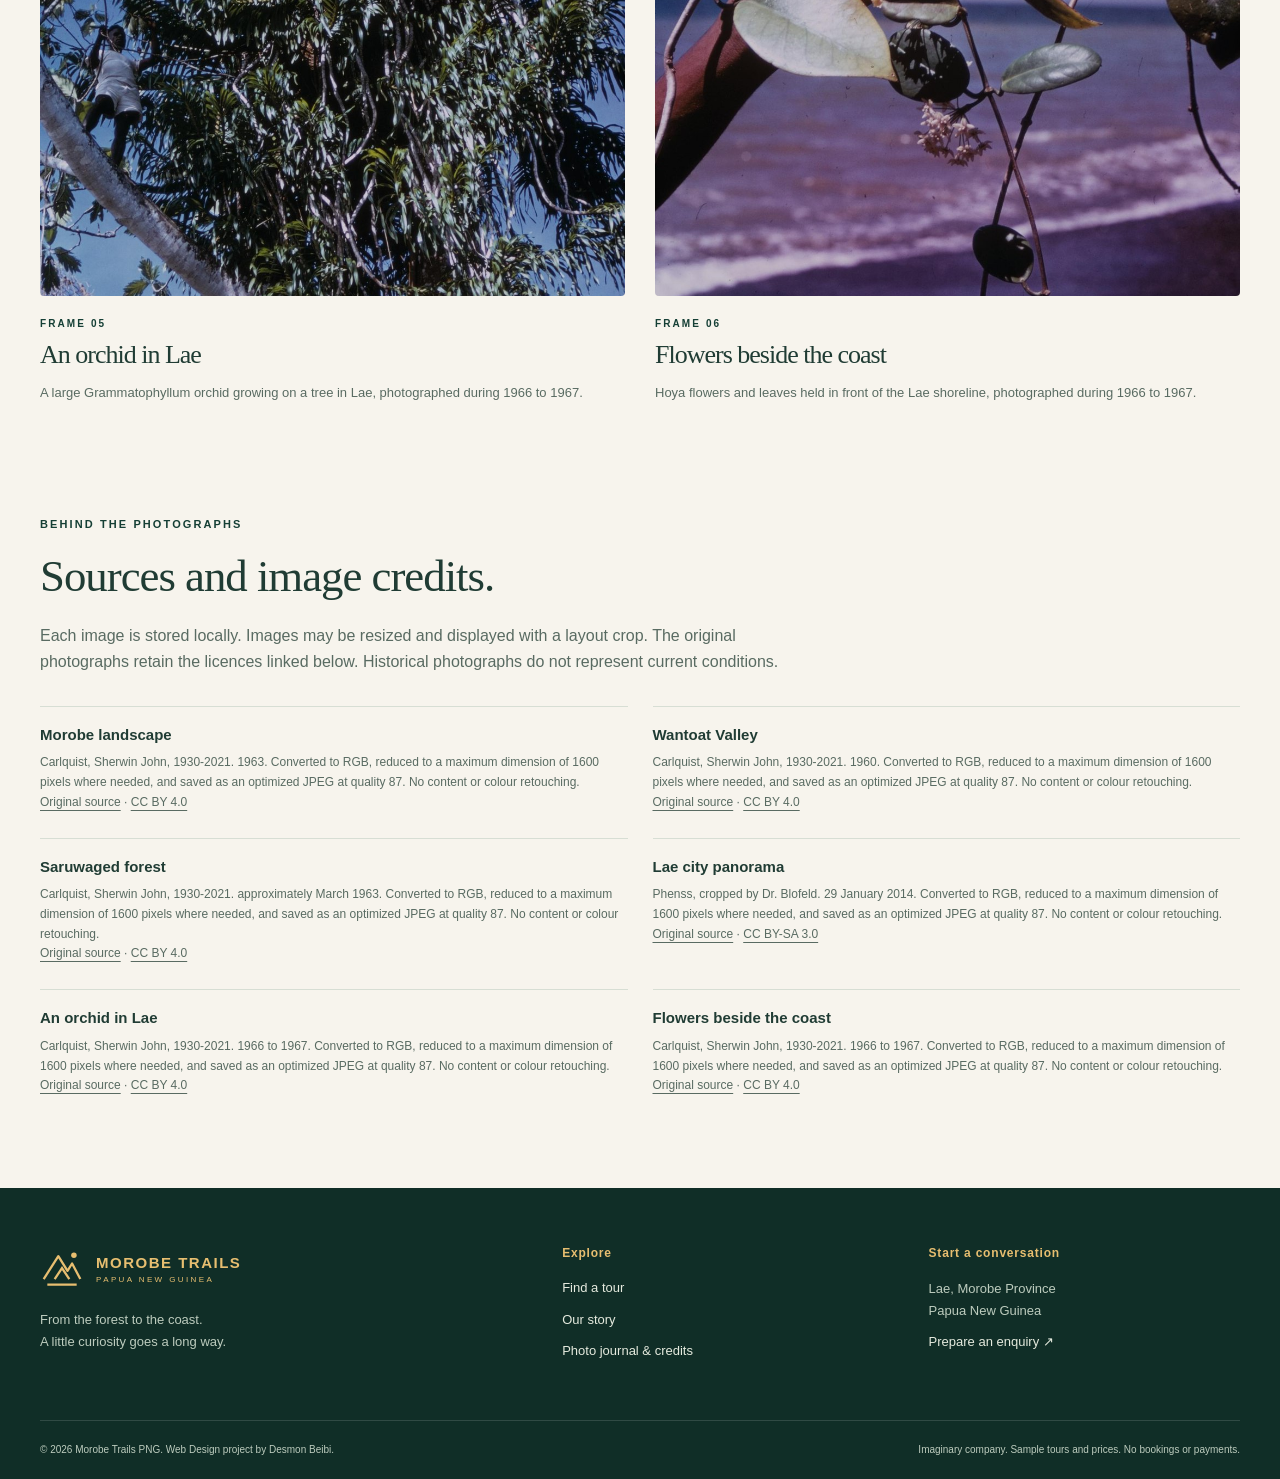
<file: gallery.html>
<!DOCTYPE html>
<html lang="en">
  <head>
    <meta charset="utf-8">
    <meta name="viewport" content="width=device-width, initial-scale=1">
    <meta name="description" content="Explore the fictional tour concepts of Morobe Trails PNG, a Lae-based tourism company created for a Web Design project.">
    <title>
      Photo journal | Morobe Trails PNG
    </title>
    <link rel="icon" href="assets/images/favicon.svg" type="image/svg+xml">
    <link rel="stylesheet" href="assets/css/style.css">
    <script defer src="assets/js/tours.js">
    </script>
    <script defer src="assets/js/core.js">
    </script>
    <script defer src="assets/js/main.js">
    </script>
  </head>
  <body>
    <a class="skip-link" href="#main">
      Skip to content
    </a>
    <header class="site-header">
      <div class="container header-inner">
        <a class="brand" href="index.html" aria-label="Morobe Trails PNG home">
          <svg viewBox="0 0 48 48" fill="none" aria-hidden="true">
            <path d="M4 35 20 10l10 16 5-8 9 17" stroke="currentColor" stroke-width="2.5" stroke-linejoin="round"/>
            <path d="m16 35 8-12 8 12M8 41h32" stroke="currentColor" stroke-width="2.5"/>
            <circle cx="37" cy="9" r="3" fill="currentColor"/>
          </svg>
          <span>
            MOROBE TRAILS
            <small>
              PAPUA NEW GUINEA
            </small>
          </span>
        </a>
        <button class="menu-toggle" type="button" aria-expanded="false" aria-controls="site-nav" hidden>
          Menu
          <span aria-hidden="true">
            ☰
          </span>
        </button>
        <nav id="site-nav" class="site-nav" aria-label="Main navigation">
          <a href="index.html">
            Home
          </a>
          <a href="about.html">
            About
          </a>
          <a href="tours.html">
            Tours
          </a>
          <a href="gallery.html" aria-current="page">
            Gallery
          </a>
          <a href="contact.html">
            Contact
          </a>
          <a class="button small nav-cta" href="contact.html">
            Plan your journey
            <span aria-hidden="true">
              ↗
            </span>
          </a>
        </nav>
      </div>
    </header>
    <main id="main">
      <section class="page-intro container">
        <p class="eyebrow">
          PHOTO JOURNAL
        </p>
        <h1>
          A place worth
          <br>
          looking at
          <em>
            closely.
          </em>
        </h1>
        <p class="lead">
          A credited collection of archival photographs from Morobe and Lae. A glimpse of the region, rather than photographs of our fictional tours.
        </p>
      </section>
      <section class="container gallery-grid" aria-label="Archival photo collection" id="gallery-list">
      </section>
      <section id="credits" class="section container credits-section">
        <p class="eyebrow">
          BEHIND THE PHOTOGRAPHS
        </p>
        <h2>
          Sources and image credits.
        </h2>
        <p>
          Each image is stored locally. Images may be resized and displayed with a layout crop. The original photographs retain the licences linked below. Historical photographs do not represent current conditions.
        </p>
        <div id="image-credits" class="credits-list">
        </div>
        <noscript>
          <p>
            Enable JavaScript to display the photographs and their source credits. Full credits are also provided in ASSET_CREDITS.md with the source files.
          </p>
        </noscript>
      </section>
    </main>
    <footer class="site-footer">
      <div class="container footer-grid">
        <div>
          <a class="brand" href="index.html">
            <svg viewBox="0 0 48 48" fill="none" aria-hidden="true">
              <path d="M4 35 20 10l10 16 5-8 9 17" stroke="currentColor" stroke-width="2.5" stroke-linejoin="round"/>
              <path d="m16 35 8-12 8 12M8 41h32" stroke="currentColor" stroke-width="2.5"/>
              <circle cx="37" cy="9" r="3" fill="currentColor"/>
            </svg>
            <span>
              MOROBE TRAILS
              <small>
                PAPUA NEW GUINEA
              </small>
            </span>
          </a>
          <p>
            From the forest to the coast.
            <br>
            A little curiosity goes a long way.
          </p>
        </div>
        <div>
          <h2>
            Explore
          </h2>
          <a href="tours.html">
            Find a tour
          </a>
          <a href="about.html">
            Our story
          </a>
          <a href="gallery.html">
            Photo journal &amp; credits
          </a>
        </div>
        <div>
          <h2>
            Start a conversation
          </h2>
          <p>
            Lae, Morobe Province
            <br>
            Papua New Guinea
          </p>
          <a href="contact.html">
            Prepare an enquiry
            <span aria-hidden="true">
              ↗
            </span>
          </a>
        </div>
      </div>
      <div class="container footer-bottom">
        <p>
          © 2026 Morobe Trails PNG. Web Design project by Desmon Beibi.
        </p>
        <p>
          Imaginary company. Sample tours and prices. No bookings or payments.
        </p>
      </div>
    </footer>
  </body>
</html>
</file>
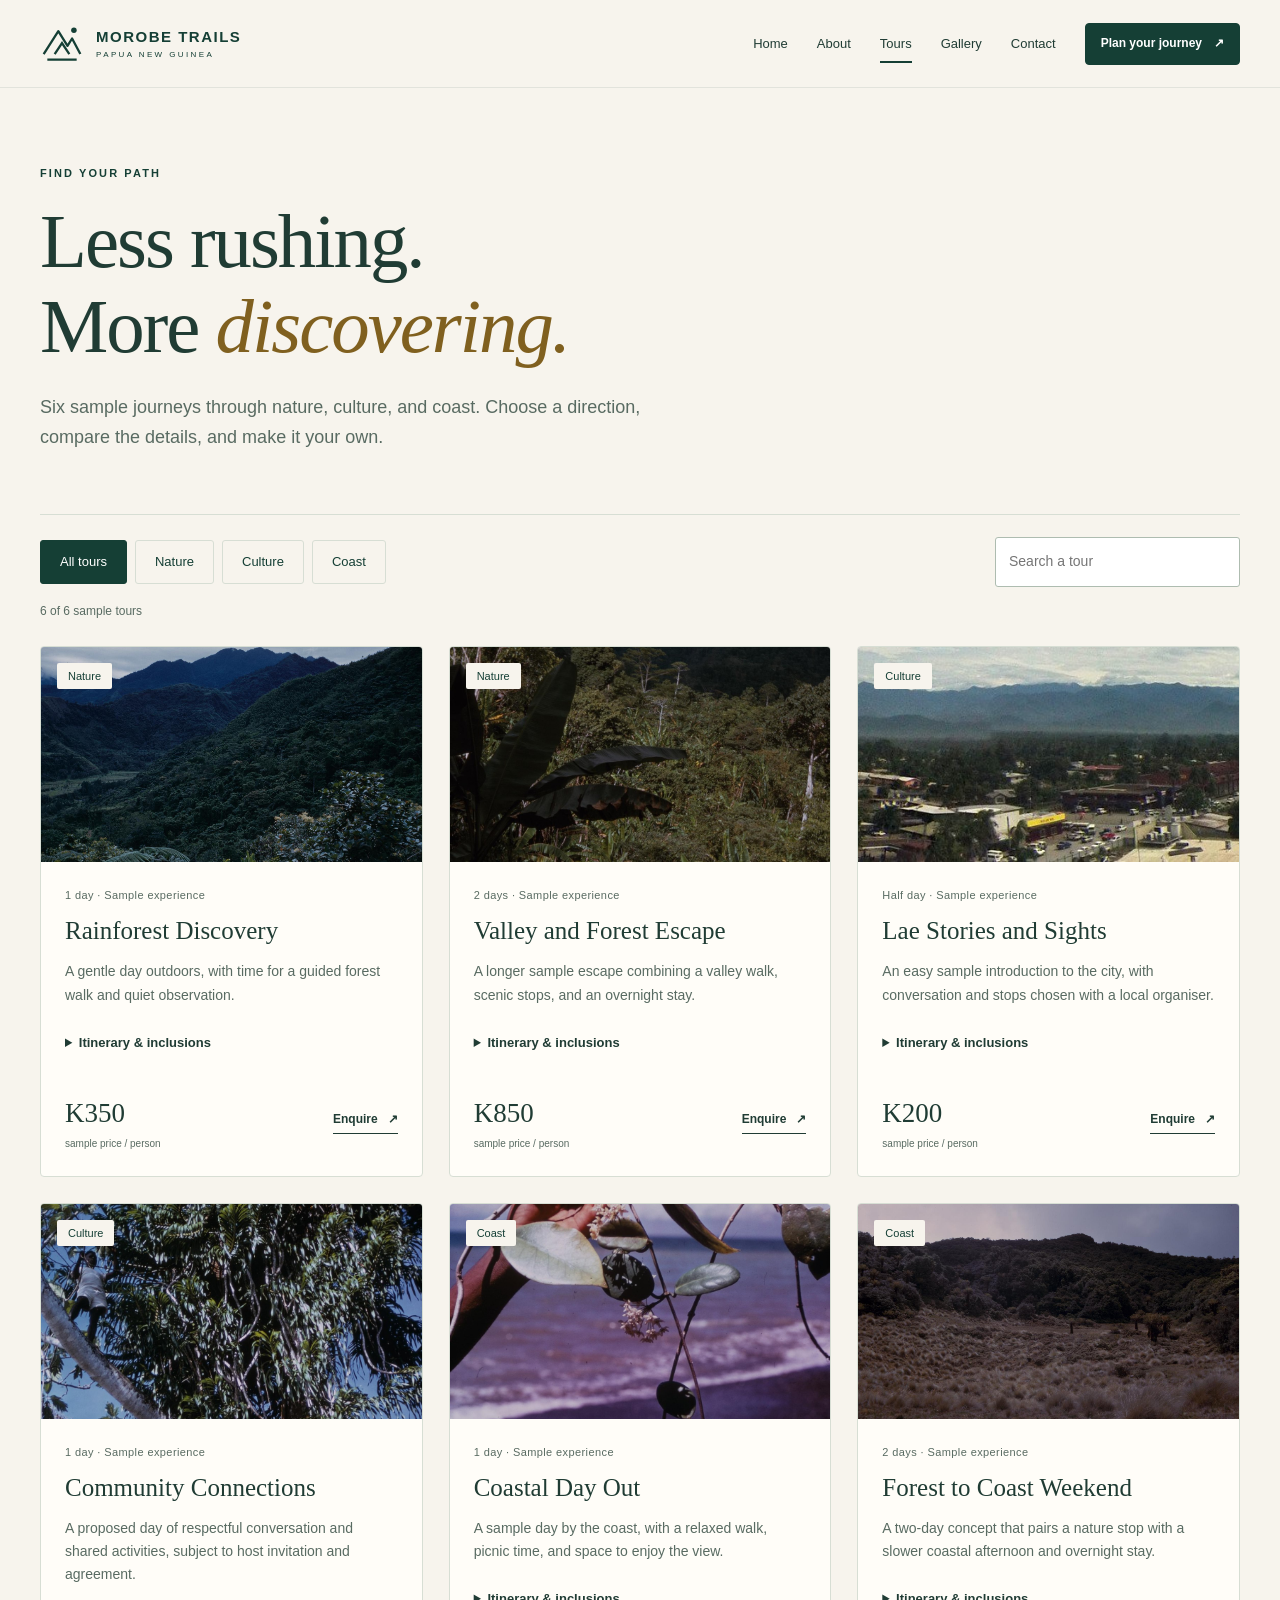
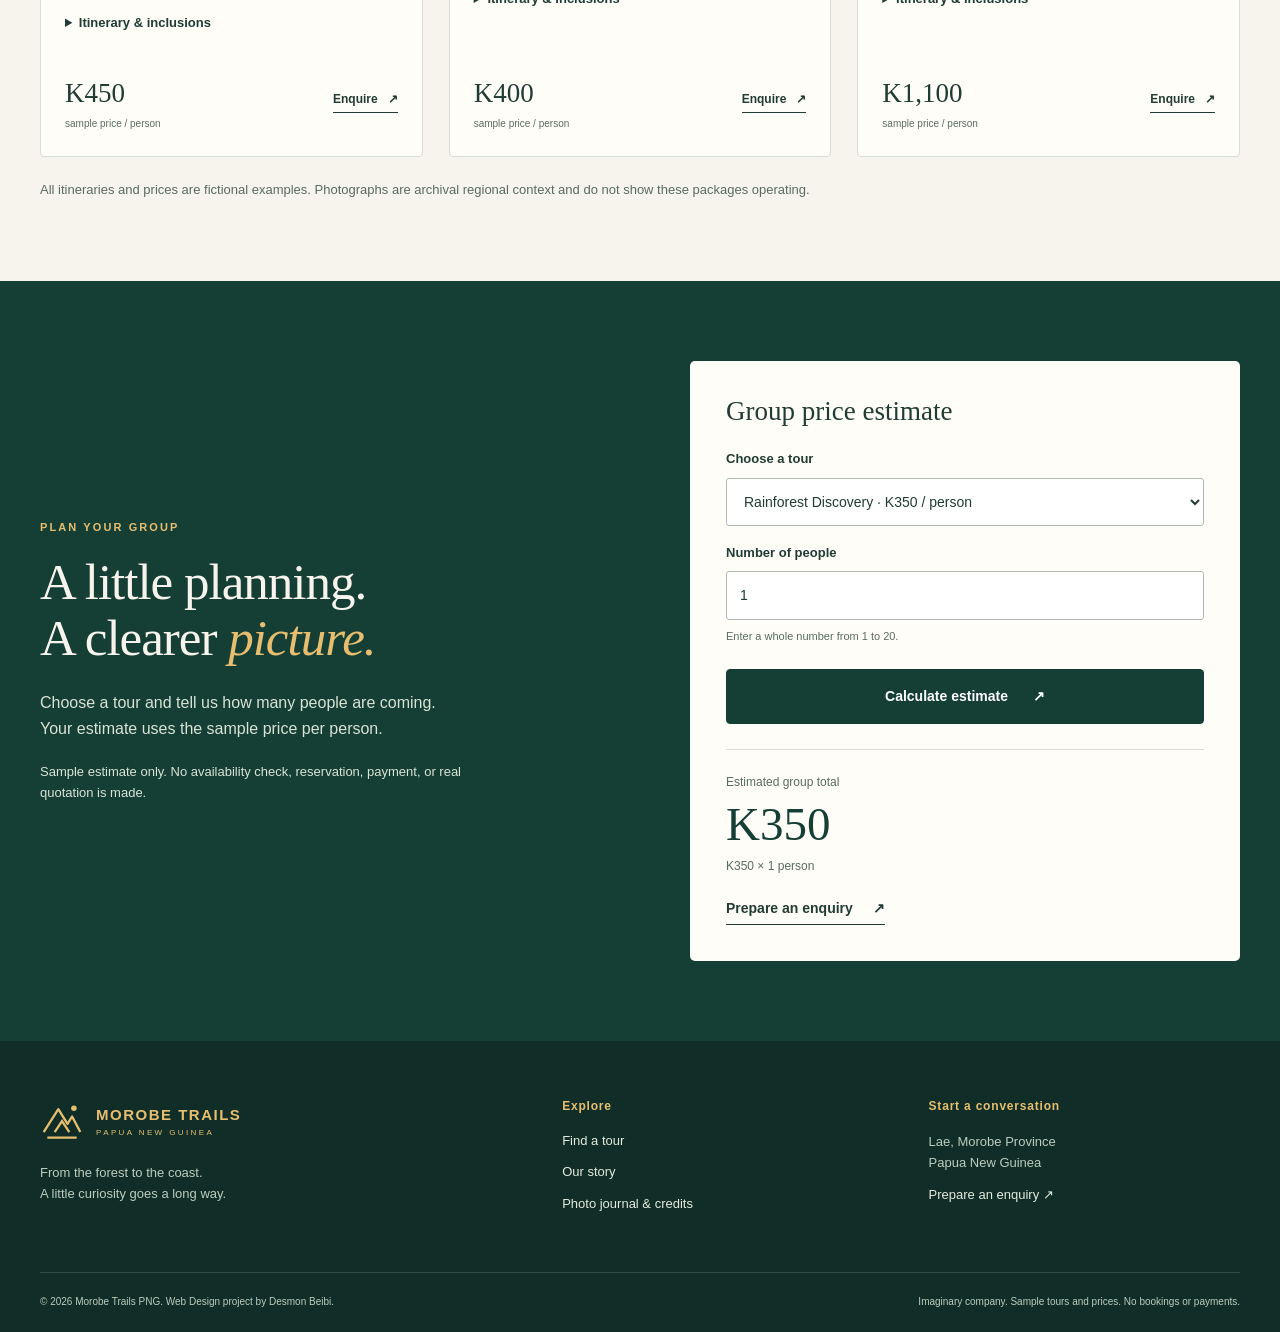
<file: tours.html>
<!DOCTYPE html>
<html lang="en">
  <head>
    <meta charset="utf-8">
    <meta name="viewport" content="width=device-width, initial-scale=1">
    <meta name="description" content="Explore the fictional tour concepts of Morobe Trails PNG, a Lae-based tourism company created for a Web Design project.">
    <title>
      Explore tours | Morobe Trails PNG
    </title>
    <link rel="icon" href="assets/images/favicon.svg" type="image/svg+xml">
    <link rel="stylesheet" href="assets/css/style.css">
    <script defer src="assets/js/tours.js">
    </script>
    <script defer src="assets/js/core.js">
    </script>
    <script defer src="assets/js/main.js">
    </script>
  </head>
  <body>
    <a class="skip-link" href="#main">
      Skip to content
    </a>
    <header class="site-header">
      <div class="container header-inner">
        <a class="brand" href="index.html" aria-label="Morobe Trails PNG home">
          <svg viewBox="0 0 48 48" fill="none" aria-hidden="true">
            <path d="M4 35 20 10l10 16 5-8 9 17" stroke="currentColor" stroke-width="2.5" stroke-linejoin="round"/>
            <path d="m16 35 8-12 8 12M8 41h32" stroke="currentColor" stroke-width="2.5"/>
            <circle cx="37" cy="9" r="3" fill="currentColor"/>
          </svg>
          <span>
            MOROBE TRAILS
            <small>
              PAPUA NEW GUINEA
            </small>
          </span>
        </a>
        <button class="menu-toggle" type="button" aria-expanded="false" aria-controls="site-nav" hidden>
          Menu
          <span aria-hidden="true">
            ☰
          </span>
        </button>
        <nav id="site-nav" class="site-nav" aria-label="Main navigation">
          <a href="index.html">
            Home
          </a>
          <a href="about.html">
            About
          </a>
          <a href="tours.html" aria-current="page">
            Tours
          </a>
          <a href="gallery.html">
            Gallery
          </a>
          <a href="contact.html">
            Contact
          </a>
          <a class="button small nav-cta" href="contact.html">
            Plan your journey
            <span aria-hidden="true">
              ↗
            </span>
          </a>
        </nav>
      </div>
    </header>
    <main id="main">
      <section class="page-intro container">
        <p class="eyebrow">
          FIND YOUR PATH
        </p>
        <h1>
          Less rushing.
          <br>
          More
          <em>
            discovering.
          </em>
        </h1>
        <p class="lead">
          Six sample journeys through nature, culture, and coast. Choose a direction, compare the details, and make it your own.
        </p>
      </section>
      <section class="container tour-section" aria-labelledby="tours-heading">
        <div class="tour-toolbar">
          <h2 id="tours-heading" class="sr-only">
            Sample tour packages
          </h2>
          <div class="filter-buttons" role="group" aria-label="Filter tours by category">
            <button type="button" data-category="All" aria-pressed="true">
              All tours
            </button>
            <button type="button" data-category="Nature" aria-pressed="false">
              Nature
            </button>
            <button type="button" data-category="Culture" aria-pressed="false">
              Culture
            </button>
            <button type="button" data-category="Coast" aria-pressed="false">
              Coast
            </button>
          </div>
          <div class="search-field">
            <label class="sr-only" for="tour-search">
              Search tours
            </label>
            <input id="tour-search" type="search" placeholder="Search a tour" maxlength="100">
          </div>
        </div>
        <p id="tour-count" class="muted" role="status">
        </p>
        <div id="tour-list" class="tour-grid">
        </div>
        <p id="no-tours" class="empty-state" hidden>
          No tours match your search. Try another word or select All tours.
        </p>
        <noscript>
          <p>
            Enable JavaScript to display the tour packages, filter them, and calculate an estimate.
          </p>
        </noscript>
        <p class="image-note">
          All itineraries and prices are fictional examples. Photographs are archival regional context and do not show these packages operating.
        </p>
      </section>
      <section id="calculator" class="calculator-section">
        <div class="container calculator-grid">
          <div>
            <p class="eyebrow light">
              PLAN YOUR GROUP
            </p>
            <h2>
              A little planning.
              <br>
              A clearer
              <em>
                picture.
              </em>
            </h2>
            <p>
              Choose a tour and tell us how many people are coming. Your estimate uses the sample price per person.
            </p>
            <p class="small-note">
              Sample estimate only. No availability check, reservation, payment, or real quotation is made.
            </p>
          </div>
          <form id="calculator-form" class="calculator-card" novalidate>
            <h3>
              Group price estimate
            </h3>
            <label for="calc-tour">
              Choose a tour
            </label>
            <select id="calc-tour" required>
            </select>
            <label for="calc-people">
              Number of people
            </label>
            <input id="calc-people" type="number" min="1" max="20" step="1" value="1" required aria-describedby="calc-hint calc-error">
            <p id="calc-hint" class="field-hint">
              Enter a whole number from 1 to 20.
            </p>
            <p id="calc-error" class="field-error" role="status">
            </p>
            <button class="button" type="submit">
              Calculate estimate
              <span aria-hidden="true">
                ↗
              </span>
            </button>
            <div class="estimate-result" aria-live="polite">
              <p>
                Estimated group total
              </p>
              <output id="estimate-total">
                Select a tour
              </output>
              <p id="estimate-breakdown">
              </p>
            </div>
            <a id="estimate-enquiry" class="text-link" href="contact.html">
              Prepare an enquiry
              <span aria-hidden="true">
                ↗
              </span>
            </a>
          </form>
        </div>
      </section>
    </main>
    <footer class="site-footer">
      <div class="container footer-grid">
        <div>
          <a class="brand" href="index.html">
            <svg viewBox="0 0 48 48" fill="none" aria-hidden="true">
              <path d="M4 35 20 10l10 16 5-8 9 17" stroke="currentColor" stroke-width="2.5" stroke-linejoin="round"/>
              <path d="m16 35 8-12 8 12M8 41h32" stroke="currentColor" stroke-width="2.5"/>
              <circle cx="37" cy="9" r="3" fill="currentColor"/>
            </svg>
            <span>
              MOROBE TRAILS
              <small>
                PAPUA NEW GUINEA
              </small>
            </span>
          </a>
          <p>
            From the forest to the coast.
            <br>
            A little curiosity goes a long way.
          </p>
        </div>
        <div>
          <h2>
            Explore
          </h2>
          <a href="tours.html">
            Find a tour
          </a>
          <a href="about.html">
            Our story
          </a>
          <a href="gallery.html">
            Photo journal &amp; credits
          </a>
        </div>
        <div>
          <h2>
            Start a conversation
          </h2>
          <p>
            Lae, Morobe Province
            <br>
            Papua New Guinea
          </p>
          <a href="contact.html">
            Prepare an enquiry
            <span aria-hidden="true">
              ↗
            </span>
          </a>
        </div>
      </div>
      <div class="container footer-bottom">
        <p>
          © 2026 Morobe Trails PNG. Web Design project by Desmon Beibi.
        </p>
        <p>
          Imaginary company. Sample tours and prices. No bookings or payments.
        </p>
      </div>
    </footer>
  </body>
</html>
</file>
<file: assets/css/style.css>
:root {
  --forest:#153f35;
  --deep:#102e27;
  --cream:#f7f4ed;
  --paper:#fffdf8;
  --gold:#e7be70;
  --ink:#203c34;
  --muted:#596b62;
  --line:#d7ded4;
  --error:#9c2d20;
  --radius:4px
}
* {
  box-sizing:border-box
}
html {
  scroll-behavior:smooth;
  scroll-padding-top:95px
}
body {
  margin:0;
  background:var(--cream);
  color:var(--ink);
  font-family:Arial,Helvetica,sans-serif;
  font-size:16px;
  line-height:1.65
}
h1,h2,h3,h4,p,figure {
  margin:0
}
h1,h2,h3 {
  font-family:Georgia,'Times New Roman',serif;
  font-weight:400;
  line-height:1.1
}
h1 {
  font-size:clamp(44px,6vw,78px);
  letter-spacing:-2px
}
h2 {
  font-size:clamp(32px,3.5vw,48px);
  letter-spacing:-1px
}
h3 {
  font-size:27px
}
h4 {
  font-size:15px;
  margin:18px 0 5px
}
h1 em,h2 em {
  font-weight:400
}
p+p {
  margin-top:18px
}
a {
  color:inherit;
  text-underline-offset:4px
}
img {
  display:block;
  width:100%;
  object-fit:cover
}
button,input,select,textarea {
  font:inherit
}
button,a,input,select,textarea {
  -webkit-tap-highlight-color:transparent
}
button {
  cursor:pointer
}
button:disabled {
  cursor:default
}
a:focus-visible,button:focus-visible,input:focus-visible,select:focus-visible,textarea:focus-visible,summary:focus-visible {
  outline:3px solid #b67b12;
  outline-offset:4px
}
button:focus-visible {
  outline-offset:5px
}
[hidden] {
  display:none!important
}
.container {
  width:min(1200px,calc(100% - 80px));
  margin-inline:auto
}
.section {
  padding-top:92px;
  padding-bottom:92px
}
.eyebrow {
  font-size:11px;
  letter-spacing:2.1px;
  font-weight:700;
  color:var(--forest);
  margin-bottom:18px
}
.eyebrow.light {
  color:var(--gold)
}
.lead {
  max-width:640px;
  font-size:18px;
  color:var(--muted);
  margin-top:24px
}
.muted,.image-note,.field-hint {
  color:var(--muted)
}
.small-note,.image-note {
  font-size:13px;
  line-height:1.65
}
.image-note {
  margin-top:22px
}
.text-link {
  display:inline-flex;
  gap:20px;
  align-items:center;
  font-size:14px;
  font-weight:700;
  text-decoration:none;
  border-bottom:1px solid currentColor;
  padding-bottom:3px
}
.text-link.light {
  color:var(--gold)
}
.button {
  display:inline-flex;
  align-items:center;
  justify-content:center;
  gap:25px;
  background:var(--forest);
  color:white;
  border:1px solid var(--forest);
  text-decoration:none;
  font-size:14px;
  font-weight:700;
  padding:15px 22px;
  border-radius:var(--radius);
  min-height:48px;
  transition:background .2s,transform .2s
}
.button:hover {
  background:var(--deep);
  transform:translateY(-1px)
}
.button.gold {
  background:var(--gold);
  color:var(--deep);
  border-color:var(--gold)
}
.button.gold:hover {
  background:#f0cc8a
}
.button.secondary {
  background:transparent;
  color:var(--forest)
}
.button.small {
  padding:10px 15px;
  gap:12px;
  min-height:42px;
  font-size:12px
}
.site-header {
  height:88px;
  background:var(--cream);
  position:sticky;
  top:0;
  z-index:20;
  border-bottom:1px solid rgba(21,63,53,.09)
}
.header-inner {
  height:100%;
  display:flex;
  align-items:center;
  justify-content:space-between;
  gap:25px
}
.brand {
  display:flex;
  gap:12px;
  align-items:center;
  text-decoration:none;
  color:var(--forest);
  flex-shrink:0
}
.brand svg {
  width:44px;
  height:44px
}
.brand>span {
  font-size:15px;
  font-weight:700;
  line-height:1.5;
  letter-spacing:1.5px
}
.brand small {
  display:block;
  font-size:8px;
  letter-spacing:2.4px;
  font-weight:400
}
.site-nav {
  display:flex;
  align-items:center;
  gap:29px
}
.site-nav>a:not(.button) {
  font-size:13px;
  text-decoration:none;
  padding:9px 0;
  position:relative
}
.site-nav>a[aria-current]::after {
  content:'';
  height:2px;
  background:var(--forest);
  position:absolute;
  bottom:0;
  left:0;
  right:0
}
.site-nav>a:hover {
  color:#6d531b
}
.menu-toggle {
  display:none;
  border:1px solid var(--line);
  background:transparent;
  padding:10px 14px;
  color:var(--forest);
  border-radius:4px;
  min-height:44px
}
.hero {
  height:680px;
  min-height:590px;
  position:relative;
  isolation:isolate;
  color:white;
  background:var(--forest)
}
.hero-image {
  position:absolute;
  inset:0;
  height:100%;
  object-position:center 53%;
  z-index:-2
}
.hero-shade {
  position:absolute;
  inset:0;
  background:linear-gradient(90deg,rgba(7,27,19,.86),rgba(7,27,19,.47) 48%,rgba(7,27,19,.12));
  z-index:-1
}
.hero-content {
  padding-top:103px
}
.hero h1 {
  font-size:clamp(50px,6.1vw,84px);
  line-height:1.08;
  color:var(--paper);
  max-width:700px;
  letter-spacing:-2.5px
}
.hero h1 em {
  color:var(--gold)
}
.hero-intro {
  font-size:16px;
  color:#efefe5;
  line-height:1.85;
  margin:25px 0 28px
}
.hero-caption {
  display:flex;
  align-items:center;
  gap:12px;
  font-size:10px;
  letter-spacing:1px;
  color:#e0e5d8;
  margin-top:49px
}
.line {
  width:38px;
  height:1px;
  background:var(--gold)
}
.hero-scroll {
  position:absolute;
  right:40px;
  bottom:35px;
  color:white;
  text-decoration:none;
  font-size:12px;
  display:flex;
  gap:22px
}
.intro-strip {
  background:#eae9df;
  border-bottom:1px solid var(--line)
}
.intro-strip-inner {
  display:flex;
  justify-content:space-between;
  align-items:center;
  gap:20px;
  min-height:80px
}
.intro-strip p {
  font-family:Georgia,serif;
  font-size:22px
}
.intro-strip span {
  font-size:12px;
  color:var(--muted)
}
.section-heading {
  display:flex;
  align-items:flex-end;
  justify-content:space-between;
  gap:55px;
  margin-bottom:36px
}
.section-heading>p {
  max-width:400px;
  color:var(--muted);
  font-size:15px
}
.section-heading .text-link {
  flex-shrink:0
}
.experience-grid {
  display:grid;
  grid-template-columns:repeat(3,1fr);
  gap:24px
}
.experience-card {
  height:390px;
  position:relative;
  isolation:isolate;
  color:white;
  text-decoration:none;
  overflow:hidden;
  border-radius:var(--radius)
}
.experience-card img {
  position:absolute;
  inset:0;
  height:100%;
  z-index:-2;
  transition:transform .6s
}
.experience-card::after {
  content:'';
  position:absolute;
  inset:0;
  background:linear-gradient(transparent 20%,rgba(8,29,22,.87));
  z-index:-1
}
.experience-card:hover img {
  transform:scale(1.035)
}
.experience-card>div {
  position:absolute;
  left:25px;
  right:25px;
  bottom:26px
}
.experience-card h3 {
  font-size:29px
}
.experience-card p {
  font-size:13px;
  color:#eff1e9;
  margin-top:12px
}
.experience-card .eyebrow {
  font-size:10px;
  display:block
}
.circle-arrow {
  position:absolute;
  right:0;
  top:0;
  border:1px solid #ffffff70;
  border-radius:50%;
  width:34px;
  height:34px;
  text-align:center;
  line-height:32px
}
.story-band {
  background:var(--forest);
  color:#f5f4e8;
  padding:74px 0
}
.story-grid {
  display:grid;
  grid-template-columns:1fr 1fr;
  gap:90px;
  align-items:center
}
.story-grid h2 {
  font-size:48px
}
.story-grid h2 em {
  color:var(--gold)
}
.story-grid p {
  font-size:16px;
  color:#e1e7dd
}
.story-grid .text-link {
  margin-top:24px
}
.tour-grid {
  display:grid;
  grid-template-columns:repeat(3,minmax(0,1fr));
  gap:26px
}
.tour-card {
  background:var(--paper);
  border:1px solid var(--line);
  border-radius:var(--radius);
  overflow:hidden;
  display:flex;
  flex-direction:column
}
.tour-photo {
  height:215px;
  position:relative;
  display:block;
  overflow:hidden
}
.tour-photo img {
  height:100%;
  transition:transform .5s
}
.tour-photo:hover img {
  transform:scale(1.035)
}
.tour-category {
  position:absolute;
  top:16px;
  left:16px;
  background:var(--cream);
  color:var(--forest);
  padding:4px 11px;
  font-size:11px;
  border-radius:2px
}
.tour-card-body {
  padding:24px;
  display:flex;
  flex-direction:column;
  flex:1
}
.tour-duration {
  font-size:11px;
  letter-spacing:.4px;
  color:var(--muted);
  margin-bottom:12px
}
.tour-card h3 {
  font-size:25px;
  line-height:1.2;
  margin-bottom:14px
}
.tour-card-body>p:not(.tour-duration) {
  font-size:14px;
  color:var(--muted)
}
.tour-card details {
  font-size:13px;
  margin-top:18px;
  margin-bottom:8px
}
.tour-card summary {
  cursor:pointer;
  font-weight:700;
  padding:7px 0
}
.tour-card li {
  margin-bottom:7px
}
.tour-card details ol,.tour-card details ul {
  padding-left:20px
}
.tour-card-bottom {
  margin-top:auto;
  padding-top:23px;
  display:flex;
  justify-content:space-between;
  align-items:center;
  gap:15px
}
.tour-card-bottom strong {
  font-family:Georgia,serif;
  font-size:27px;
  font-weight:400
}
.tour-card-bottom small {
  display:block;
  font-size:10px;
  color:var(--muted)
}
.tour-card-bottom .text-link {
  font-size:12px;
  gap:10px
}
.cta-panel {
  margin-top:15px;
  margin-bottom:85px;
  background:#e9eadf;
  border:1px solid var(--line);
  padding:47px 50px;
  display:flex;
  justify-content:space-between;
  align-items:center;
  gap:30px;
  border-radius:var(--radius)
}
.cta-panel h2 {
  font-size:38px
}
.cta-panel p:not(.eyebrow) {
  font-size:14px;
  color:var(--muted);
  margin-top:18px
}
.site-footer {
  background:#102e27;
  color:#e5eade;
  padding-top:59px
}
.site-footer .brand {
  color:var(--gold)
}
.footer-grid {
  display:grid;
  grid-template-columns:1.5fr 1fr 1fr;
  gap:55px;
  padding-bottom:48px
}
.footer-grid h2 {
  font-family:Arial,sans-serif;
  font-size:12px;
  letter-spacing:.8px;
  font-weight:700;
  color:var(--gold);
  margin-bottom:17px
}
.footer-grid p {
  font-size:13px;
  color:#bdccbe;
  margin-top:18px
}
.footer-grid a:not(.brand) {
  display:block;
  font-size:13px;
  text-decoration:none;
  margin:10px 0
}
.footer-grid a:hover {
  text-decoration:underline
}
.footer-bottom {
  border-top:1px solid #ffffff22;
  padding:21px 0;
  display:flex;
  justify-content:space-between;
  gap:25px
}
.footer-bottom p {
  font-size:10px;
  color:#bdccbe;
  margin:0;
  max-width:50%
}
.page-intro {
  padding-top:76px;
  padding-bottom:62px
}
.page-intro h1 em {
  color:#80601f
}
.split-section {
  display:grid;
  grid-template-columns:1fr 1fr;
  gap:70px;
  align-items:center;
  padding-bottom:35px
}
.editorial-photo img {
  height:450px;
  border-radius:4px
}
.editorial-photo figcaption {
  font-size:11px;
  color:var(--muted);
  margin-top:12px
}
.prose h2 {
  margin-bottom:24px
}
.prose p:not(.eyebrow) {
  font-size:15px;
  color:var(--muted)
}
.prose .button {
  margin-top:28px
}
.principle-grid {
  display:grid;
  grid-template-columns:repeat(3,1fr);
  gap:43px;
  margin-top:40px
}
.principle-grid article {
  border-top:1px solid var(--line);
  padding-top:24px
}
.number {
  font-size:12px;
  color:#80601f;
  display:block;
  margin-bottom:20px
}
.principle-grid h3 {
  font-size:25px;
  margin-bottom:17px
}
.principle-grid p {
  font-size:14px;
  color:var(--muted)
}
.steps {
  list-style:none;
  counter-reset:steps;
  padding:0;
  margin:0
}
.steps li {
  counter-increment:steps;
  position:relative;
  padding-left:55px;
  margin:21px 0
}
.steps li:before {
  content:'0' counter(steps);
  position:absolute;
  left:0;
  top:0;
  color:var(--gold);
  font-size:14px
}
.steps strong {
  display:block;
  font-family:Georgia,serif;
  font-weight:400;
  font-size:26px
}
.steps span {
  font-size:14px;
  color:#d2ded0
}
.tour-section {
  padding-bottom:80px
}
.tour-toolbar {
  display:flex;
  justify-content:space-between;
  gap:20px;
  align-items:center;
  border-top:1px solid var(--line);
  padding:22px 0 15px
}
.filter-buttons {
  display:flex;
  gap:8px;
  flex-wrap:wrap
}
.filter-buttons button {
  background:transparent;
  border:1px solid var(--line);
  color:var(--forest);
  border-radius:3px;
  padding:9px 19px;
  font-size:13px;
  min-height:44px
}
.filter-buttons button[aria-pressed=true] {
  background:var(--forest);
  border-color:var(--forest);
  color:white
}
.search-field input {
  width:245px;
  min-height:44px
}
.tour-section #tour-count {
  font-size:12px;
  margin-bottom:25px
}
.empty-state {
  padding:50px;
  border:1px solid var(--line);
  text-align:center
}
.calculator-section {
  background:var(--forest);
  color:var(--cream);
  padding:80px 0
}
.calculator-grid {
  display:grid;
  grid-template-columns:1fr 1fr;
  gap:100px;
  align-items:center
}
.calculator-grid h2 {
  font-size:51px;
  margin-bottom:24px
}
.calculator-grid h2 em {
  color:var(--gold)
}
.calculator-grid>div>p:not(.eyebrow) {
  color:#d9e3d6;
  max-width:430px
}
.calculator-card {
  background:var(--paper);
  color:var(--ink);
  padding:36px;
  border-radius:5px
}
.calculator-card h3 {
  margin-bottom:22px
}
.calculator-card .button {
  margin-top:12px;
  width:100%
}
.estimate-result {
  border-top:1px solid var(--line);
  padding-top:23px;
  margin-top:25px;
  margin-bottom:19px
}
.estimate-result>p {
  font-size:12px;
  color:var(--muted);
  margin:0
}
.estimate-result output {
  font-family:Georgia,serif;
  font-size:47px;
  display:block;
  line-height:1.35;
  color:var(--forest)
}
label {
  display:block;
  font-size:13px;
  font-weight:700;
  margin-bottom:8px
}
input,select,textarea {
  border:1px solid #aebcb0;
  border-radius:3px;
  background:white;
  color:var(--ink);
  padding:12px 13px;
  max-width:100%;
  width:100%;
  min-height:48px;
  font-size:14px
}
textarea {
  resize:vertical;
  line-height:1.6
}
select {
  padding-right:25px
}
input[aria-invalid=true],select[aria-invalid=true],textarea[aria-invalid=true] {
  border:2px solid var(--error)
}
.field-hint {
  font-size:11px;
  margin:7px 0 12px
}
.field-error {
  font-size:12px;
  color:var(--error);
  margin-top:6px;
  min-height:0
}
.field-error:not(:empty) {
  margin-bottom:10px
}
.calculator-card label:not(:first-of-type) {
  margin-top:16px
}
.gallery-grid {
  display:grid;
  grid-template-columns:repeat(2,minmax(0,1fr));
  gap:40px 30px;
  padding-bottom:20px
}
.journal-photo img {
  height:355px;
  border-radius:4px
}
.journal-photo figcaption {
  padding-top:20px
}
.journal-photo h2 {
  font-size:26px;
  margin-bottom:12px
}
.journal-photo .eyebrow {
  font-size:10px;
  display:block;
  margin-bottom:9px
}
.journal-photo p {
  color:var(--muted);
  font-size:13px
}
.credits-section>p:not(.eyebrow) {
  max-width:760px;
  color:var(--muted);
  margin-top:22px
}
.credits-list {
  margin-top:30px;
  display:grid;
  grid-template-columns:1fr 1fr;
  gap:25px
}
.credits-list article {
  border-top:1px solid var(--line);
  padding-top:20px
}
.credits-list h3 {
  font-family:Arial,sans-serif;
  font-size:15px;
  font-weight:700;
  margin-bottom:10px
}
.credits-list p {
  font-size:12px;
  color:var(--muted);
  overflow-wrap:anywhere
}
.contact-grid {
  display:grid;
  grid-template-columns:.85fr 1.4fr;
  gap:80px;
  padding-bottom:90px
}
.contact-aside h2 {
  font-size:35px;
  margin-bottom:25px
}
.contact-aside>p:not(.eyebrow) {
  font-size:15px;
  color:var(--muted)
}
.check-list {
  padding-left:20px;
  margin:26px 0;
  font-size:14px;
  color:var(--muted)
}
.check-list li {
  padding-left:5px;
  margin-bottom:13px
}
.notice {
  padding:22px;
  background:#e9eadf;
  border-left:3px solid #8c6b26;
  margin-bottom:25px
}
.notice strong {
  font-size:14px
}
.notice p {
  font-size:12px;
  margin-top:8px;
  color:var(--muted)
}
.contact-form-wrap {
  min-width:0
}
.contact-form-wrap form {
  padding:32px;
  border:1px solid var(--line);
  background:var(--paper);
  border-radius:4px
}
.contact-form-wrap form h2 {
  font-size:31px;
  margin-bottom:14px
}
.contact-form-wrap form>p {
  font-size:12px
}
.form-grid {
  display:grid;
  grid-template-columns:1fr 1fr;
  gap:20px;
  margin-top:25px;
  margin-bottom:24px
}
.field.full {
  grid-column:1/-1
}
.form-status:not(:empty) {
  padding:12px;
  background:#ecefe4;
  margin-top:18px
}
.enquiry-preview {
  border:1px solid var(--line);
  background:var(--paper);
  padding:30px;
  margin-top:25px;
  border-radius:4px
}
.enquiry-preview h2 {
  font-size:31px;
  margin-bottom:20px
}
.enquiry-preview>p {
  font-size:13px
}
.enquiry-preview label {
  margin-top:20px
}
.enquiry-preview textarea {
  font-size:13px
}
.draft-actions {
  display:flex;
  gap:10px;
  flex-wrap:wrap;
  margin-top:20px
}
.draft-actions .button {
  gap:12px
}
.skip-link {
  position:fixed;
  top:-100px;
  left:15px;
  background:var(--forest);
  color:white;
  padding:12px 20px;
  z-index:100
}
.skip-link:focus {
  top:10px
}
.sr-only {
  position:absolute;
  width:1px;
  height:1px;
  padding:0;
  margin:-1px;
  overflow:hidden;
  clip:rect(0,0,0,0);
  white-space:nowrap;
  border:0
}
@media(max-width:1100px) {
  .site-nav {
    gap:19px
  }
  .site-nav .nav-cta {
    display:none
  }
  .story-grid,.calculator-grid {
    gap:55px
  }
  .contact-grid {
    gap:45px
  }
  .tour-card-body {
    padding:20px
  }
  .tour-card h3 {
    font-size:23px
  }
}
@media(max-width:900px) {
  .container {
    width:calc(100% - 48px)
  }
  .site-header {
    height:78px
  }
  .menu-toggle:not([hidden]) {
    display:block
  }
  .site-nav {
    position:absolute;
    top:78px;
    left:0;
    right:0;
    background:var(--cream);
    padding:24px;
    box-shadow:0 15px 15px #153f351a;
    display:flex;
    flex-wrap:wrap;
    gap:18px;
    justify-content:center
  }
  .site-nav.enhanced {
    display:none
  }
  .site-nav.enhanced.is-open {
    display:flex;
    flex-direction:column;
    align-items:stretch
  }
  .site-nav.enhanced.is-open>a {
    padding:11px 5px
  }
  .site-nav .nav-cta {
    display:none
  }
  .hero {
    height:620px;
    min-height:0
  }
  .hero-content {
    padding-top:95px
  }
  .hero h1 {
    font-size:65px
  }
  .intro-strip-inner {
    flex-wrap:wrap;
    padding-block:20px;
    gap:15px 25px
  }
  .intro-strip p {
    width:100%
  }
  .section {
    padding-block:65px
  }
  .section-heading {
    align-items:flex-start;
    gap:30px
  }
  .experience-grid {
    gap:15px
  }
  .experience-card {
    height:335px
  }
  .experience-card>div {
    left:18px;
    right:18px
  }
  .experience-card h3 {
    font-size:24px
  }
  .experience-card p {
    font-size:12px
  }
  .experience-card .circle-arrow {
    display:none
  }
  .story-grid {
    gap:35px
  }
  .story-grid h2 {
    font-size:39px
  }
  .tour-grid {
    grid-template-columns:repeat(2,minmax(0,1fr))
  }
  .tour-grid .tour-card:last-child:nth-child(3) {
    grid-column:1/-1;
    max-width:calc(50% - 13px)
  }
  .split-section {
    gap:35px
  }
  .editorial-photo img {
    height:400px
  }
  .principle-grid {
    gap:25px
  }
  .principle-grid h3 {
    font-size:23px
  }
  .calculator-grid {
    gap:35px
  }
  .calculator-grid h2 {
    font-size:42px
  }
  .calculator-card {
    padding:27px
  }
  .contact-grid {
    grid-template-columns:1fr 1.35fr;
    gap:30px
  }
  .contact-form-wrap form {
    padding:25px
  }
  .form-grid {
    grid-template-columns:1fr
  }
  .field.full {
    grid-column:auto
  }
  .footer-grid {
    gap:25px
  }
  .journal-photo img {
    height:285px
  }
  .cta-panel {
    padding:35px;
    margin-bottom:60px
  }
  .cta-panel h2 {
    font-size:33px
  }
}
@media(max-width:600px) {
  .container {
    width:calc(100% - 36px)
  }
  .brand svg {
    width:36px;
    height:36px
  }
  .brand>span {
    font-size:12px;
    letter-spacing:1.2px
  }
  .brand small {
    font-size:7px;
    letter-spacing:1.7px
  }
  .header-inner {
    gap:10px
  }
  .menu-toggle {
    font-size:12px;
    padding:8px 10px
  }
  .hero {
    height:600px
  }
  .hero-content {
    padding-top:88px
  }
  .hero h1 {
    font-size:54px;
    letter-spacing:-1.5px
  }
  .hero .eyebrow {
    font-size:9px;
    letter-spacing:1.5px
  }
  .hero-intro {
    font-size:14px;
    max-width:310px
  }
  .hero-intro br {
    display:none
  }
  .hero-image {
    object-position:58% center
  }
  .hero-shade {
    background:linear-gradient(90deg,rgba(7,27,19,.87),rgba(7,27,19,.45))
  }
  .hero-caption {
    font-size:9px;
    margin-top:40px;
    letter-spacing:.5px
  }
  .hero-scroll {
    right:20px;
    bottom:23px;
    font-size:11px
  }
  .intro-strip p {
    font-size:21px
  }
  .intro-strip span {
    font-size:10px
  }
  .intro-strip-inner {
    gap:13px 16px
  }
  .section {
    padding-block:52px
  }
  .section-heading {
    display:block;
    margin-bottom:27px
  }
  .section-heading>p {
    margin-top:22px;
    font-size:14px
  }
  .section-heading>.text-link {
    margin-top:23px
  }
  .experience-grid {
    grid-template-columns:1fr;
    gap:18px
  }
  .experience-card {
    height:345px
  }
  .experience-card h3 {
    font-size:31px
  }
  .experience-card>div {
    left:25px;
    bottom:27px
  }
  .experience-card p {
    font-size:13px
  }
  .experience-card .circle-arrow {
    display:block
  }
  .story-band {
    padding:54px 0
  }
  .story-grid {
    grid-template-columns:1fr;
    gap:28px
  }
  .story-grid h2 {
    font-size:39px
  }
  .story-grid p {
    font-size:14px
  }
  .tour-grid {
    grid-template-columns:1fr;
    gap:24px
  }
  .tour-grid .tour-card:last-child:nth-child(3) {
    grid-column:auto;
    max-width:none
  }
  .tour-photo {
    height:225px
  }
  .tour-card-body {
    padding:24px
  }
  .tour-card h3 {
    font-size:27px
  }
  .cta-panel {
    display:block;
    padding:30px;
    margin-top:0;
    margin-bottom:52px
  }
  .cta-panel .button {
    margin-top:26px
  }
  .cta-panel h2 {
    font-size:34px
  }
  .footer-grid {
    grid-template-columns:1fr 1fr;
    gap:30px 20px
  }
  .footer-grid>div:first-child {
    grid-column:1/-1
  }
  .site-footer {
    padding-top:42px
  }
  .footer-grid h2 {
    font-size:11px
  }
  .footer-grid p,.footer-grid a:not(.brand) {
    font-size:12px
  }
  .footer-bottom {
    display:block;
    padding-bottom:26px
  }
  .footer-bottom p {
    max-width:none;
    font-size:10px
  }
  .footer-bottom p+p {
    margin-top:12px
  }
  .page-intro {
    padding-top:54px;
    padding-bottom:42px
  }
  .page-intro h1 {
    font-size:47px;
    letter-spacing:-1.3px
  }
  .lead {
    font-size:16px
  }
  .split-section {
    grid-template-columns:1fr;
    gap:35px
  }
  .editorial-photo img {
    height:350px
  }
  .prose h2 {
    font-size:34px
  }
  .principle-grid {
    grid-template-columns:1fr;
    gap:27px
  }
  .principle-grid h3 {
    font-size:28px
  }
  .principle-grid p {
    font-size:14px
  }
  .number {
    margin-bottom:12px
  }
  .tour-toolbar {
    display:block;
    padding:19px 0
  }
  .filter-buttons {
    gap:6px
  }
  .filter-buttons button {
    padding:9px 14px;
    font-size:12px
  }
  .search-field {
    margin-top:18px
  }
  .search-field input {
    width:100%
  }
  .tour-section {
    padding-bottom:52px
  }
  .empty-state {
    padding:25px
  }
  .calculator-section {
    padding:53px 0
  }
  .calculator-grid {
    grid-template-columns:1fr;
    gap:30px
  }
  .calculator-grid h2 {
    font-size:40px
  }
  .calculator-grid>div>p:not(.eyebrow) {
    font-size:14px
  }
  .calculator-card {
    padding:27px 23px
  }
  .calculator-card h3 {
    font-size:28px
  }
  .gallery-grid {
    grid-template-columns:1fr;
    gap:35px
  }
  .journal-photo img {
    height:310px
  }
  .credits-list {
    grid-template-columns:1fr
  }
  .contact-grid {
    grid-template-columns:1fr;
    gap:35px;
    padding-bottom:55px
  }
  .contact-form-wrap form {
    padding:25px 20px
  }
  .contact-aside h2 {
    font-size:34px
  }
  .enquiry-preview {
    padding:25px 20px
  }
  .draft-actions {
    display:block
  }
  .draft-actions .button {
    width:100%;
    margin-bottom:10px
  }
}
@media(prefers-reduced-motion:reduce) {
  html {
    scroll-behavior:auto
  }
  *,*::before,*::after {
    transition:none!important
  }
}
button:disabled {
  opacity:.55;
  cursor:not-allowed;
  transform:none
}
</file>
